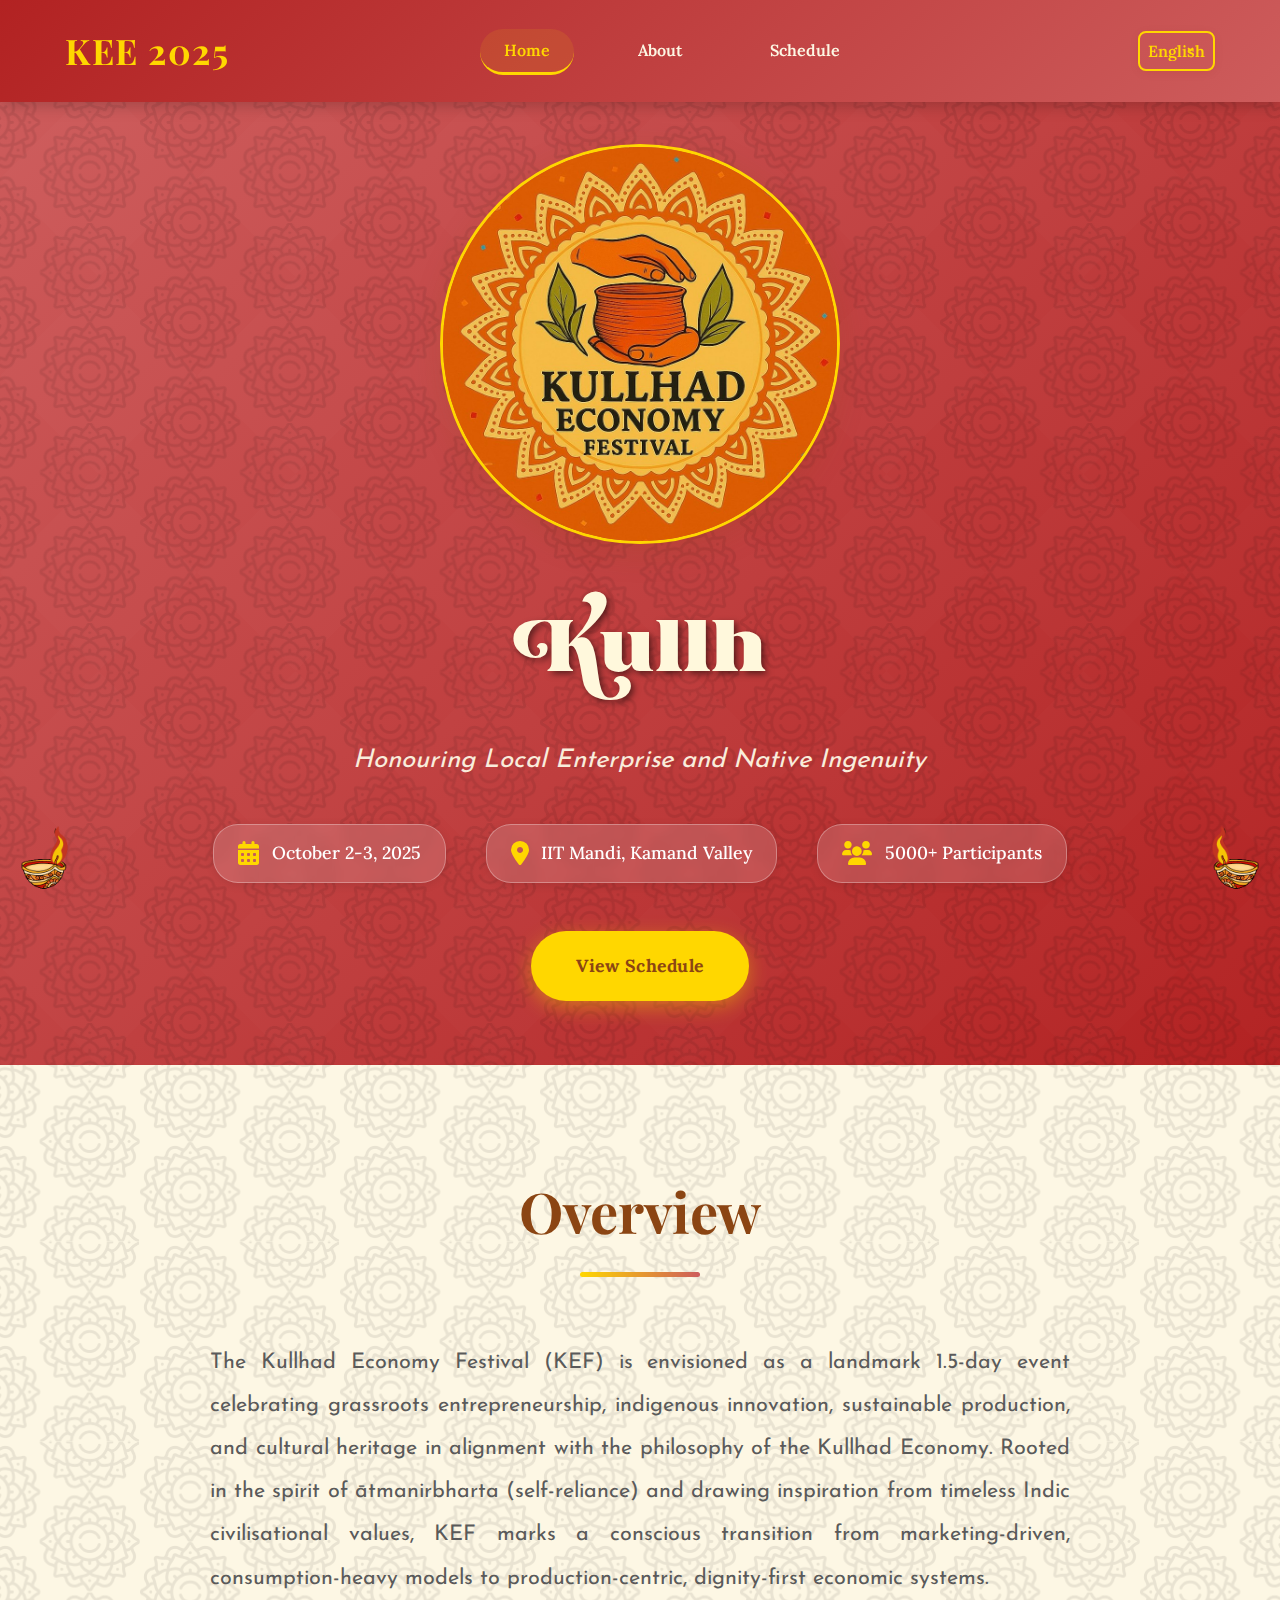
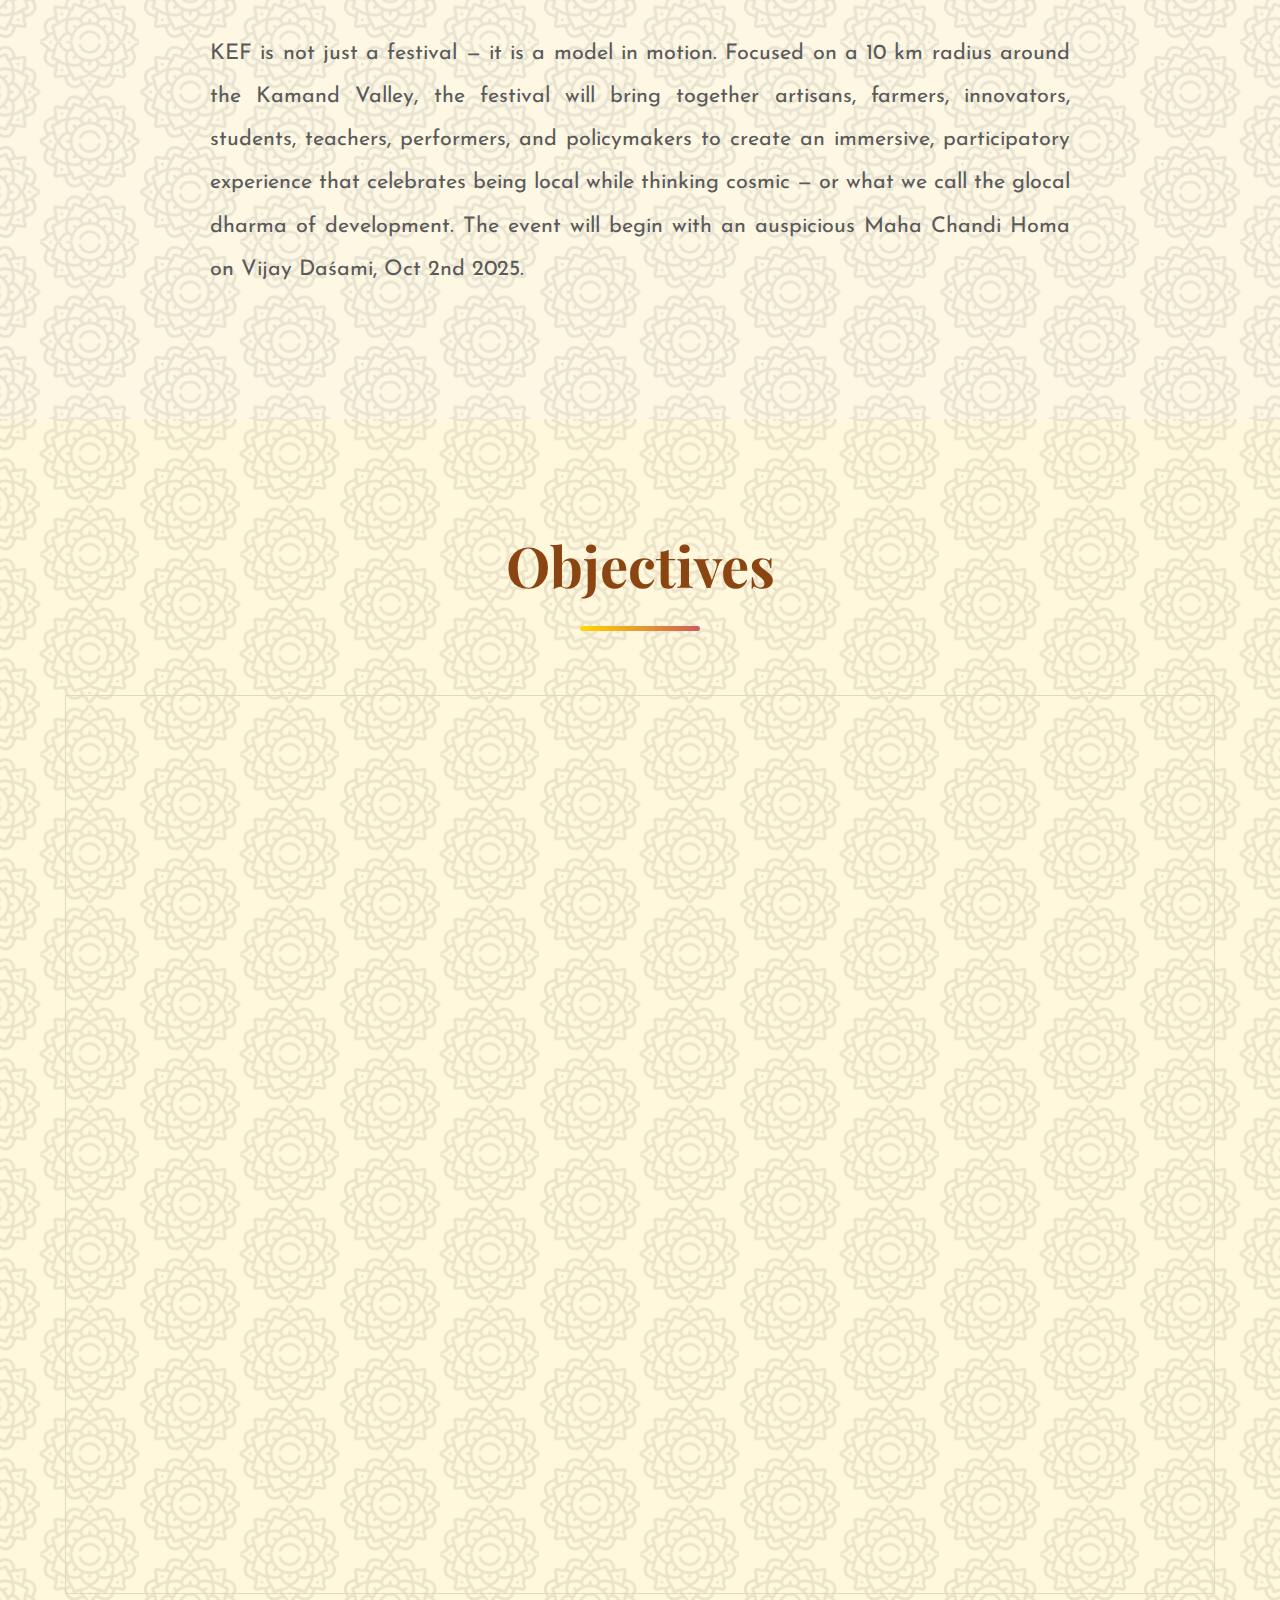
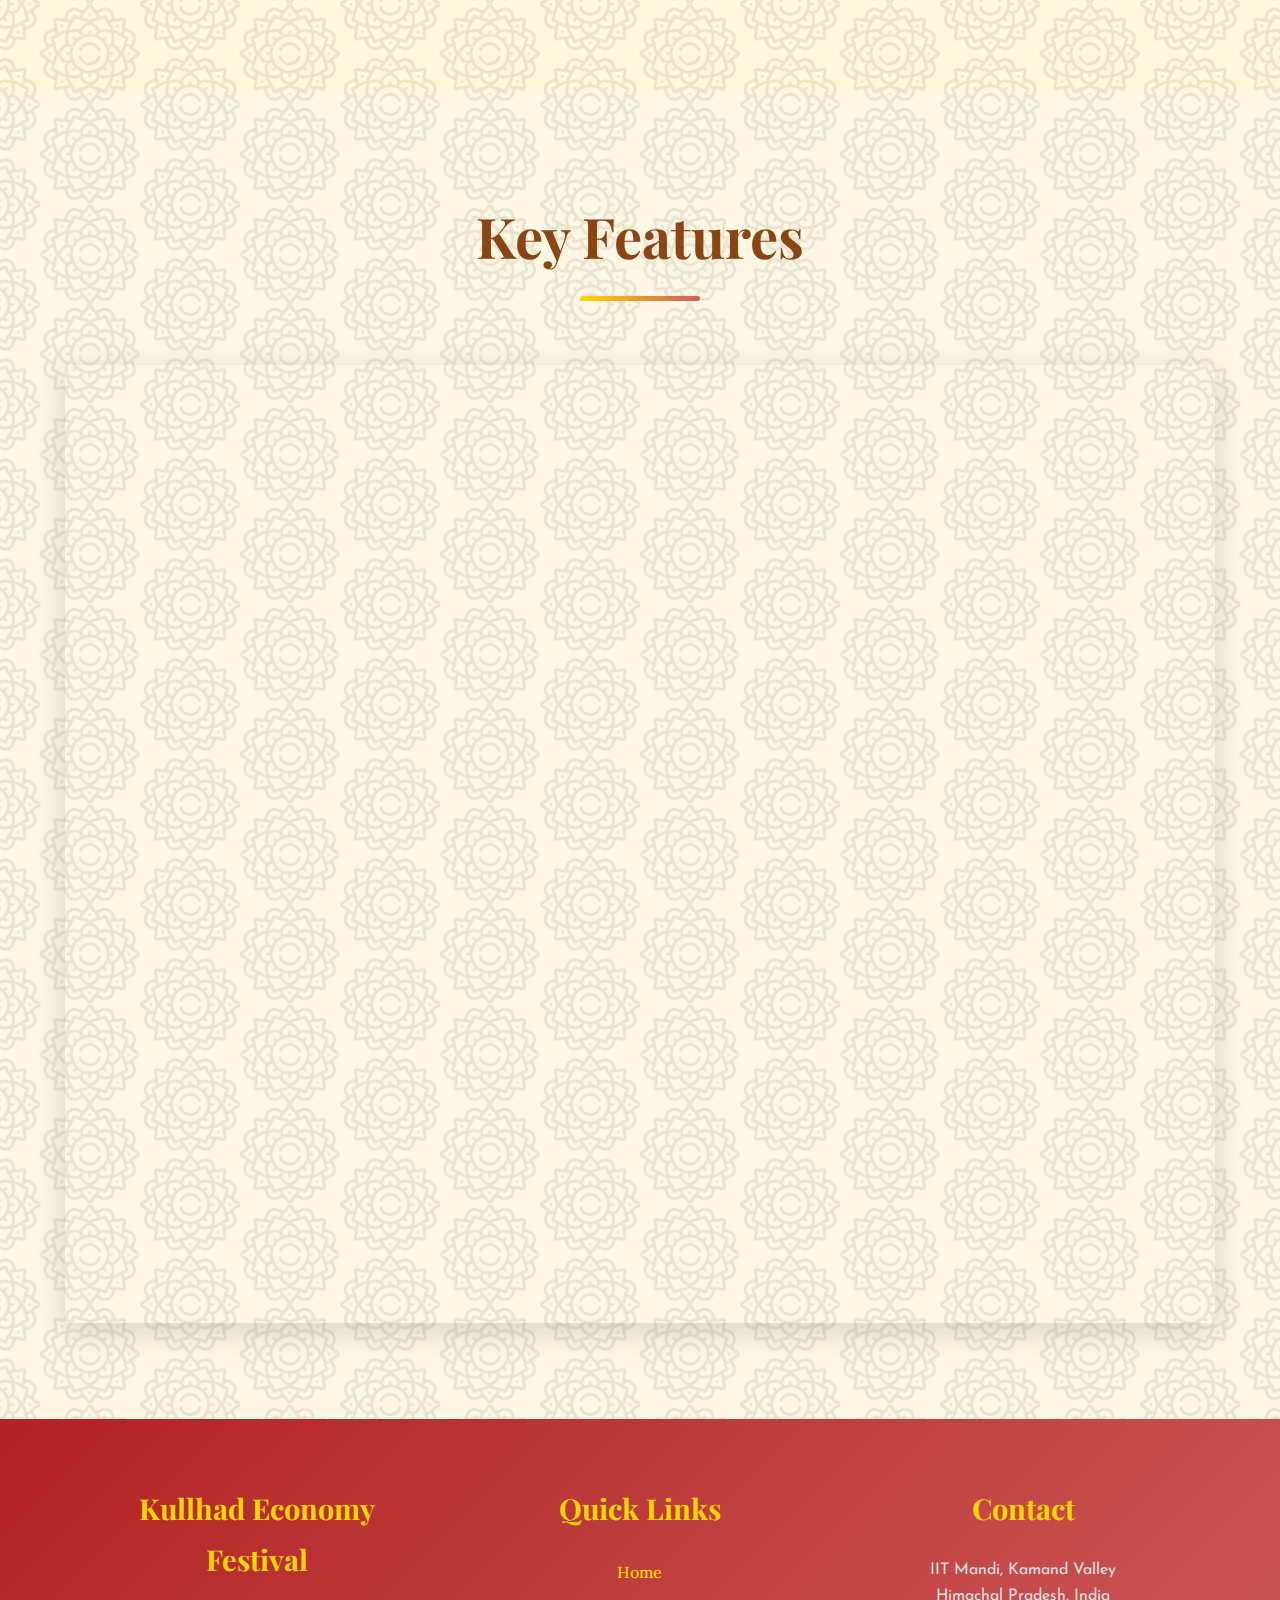
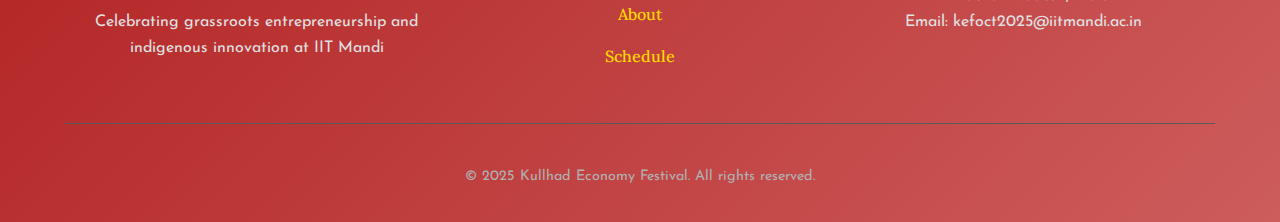
<file: index.html>
<!DOCTYPE html>
<html lang="en">
<head>
    <meta charset="UTF-8">
    <meta name="viewport" content="width=device-width, initial-scale=1.0">
    <title>Kullhad Economy Festival (KEF) - IIT Mandi</title>
    <link rel="stylesheet" href="style3.css">
    <link href="https://fonts.googleapis.com/css2?family=Lora:ital,wght@0,400..700;1,400..700&family=Playfair+Display:ital,wght@0,400..900;1,400..900&display=swap" rel="stylesheet">
    <link rel="stylesheet" href="https://cdnjs.cloudflare.com/ajax/libs/font-awesome/6.0.0/css/all.min.css">
</head>
<body>
    <!-- Navigation -->
    <nav class="navbar">
        <div class="nav-container">
            <div class="nav-logo">
                <h2>KEE 2025</h2>
            </div>      
            <ul class="nav-menu">
                <li class="nav-item">
                    <a href="index.html" class="nav-link active">Home</a>
                </li>
                <li class="nav-item">
                    <a href="about.html" class="nav-link">About</a>
                </li>
                <li class="nav-item">
                    <a href="schedule.html" class="nav-link">Schedule</a>
                </li>
            </ul>
            <select id="lang-switch" style="margin-left: 1.5rem; padding: 0.5rem; border-radius: 8px; font-size: 1rem;">
                <option value="en" selected>English</option>
                <option value="hi">हिन्दी</option>
            </select>
            <div class="hamburger">
                <span class="bar"></span>
                <span class="bar"></span>
                <span class="bar"></span>
            </div>
        </div>
    </nav>

    <!-- Hero Section -->
    <section class="hero">
        <div class="hero-content">
            <div class="logo-alternator" style="position: relative; width: 400px; height: 400px; margin: 0 auto 2.5rem auto;">
                <img src="images/logo.jpg" alt="KEF Logo Large" class="homepage-logo logo-fade logo-active" style="position: absolute; left: 0; top: 0; width: 400px; height: 400px; border-radius: 50%; object-fit: cover; transition: opacity 1s; opacity: 1; z-index: 2;">
                <img src="images/logo2.jpg" alt="KEF Logo 2" class="homepage-logo logo-fade" style="position: absolute; left: 0; top: 0; width: 400px; height: 400px; border-radius: 50%; object-fit: cover; transition: opacity 1s; opacity: 0; z-index: 1;">
            </div>
            <h1 class="hero-title">Kullhad Economy Festival</h1>
            <p class="hero-subtitle">Honouring Local Enterprise and Native Ingenuity</p>
            <div class="hero-details">
                <div class="hero-detail">
                    <i class="fas fa-calendar-alt"></i>
                    <span>October 2-3, 2025</span>
                </div>
                <div class="hero-detail">
                    <i class="fas fa-map-marker-alt"></i>
                    <span>IIT Mandi, Kamand Valley</span>
                </div>
                <div class="hero-detail">
                    <i class="fas fa-users"></i>
                    <span>5000+ Participants</span>
                </div>
            </div>
            <a href="schedule.html" class="cta-button">View Schedule</a>
        </div>
        <div class="hero-image">
            <div class="hero-bg"></div>
        </div>
    </section>

    <!-- Overview Section -->
    <section class="overview">
        <div class="container">
            <h2 class="section-title">Overview</h2>
            <div class="overview-content">
                <p class="overview-text">
                    The Kullhad Economy Festival (KEF) is envisioned as a landmark 1.5-day event celebrating 
                    grassroots entrepreneurship, indigenous innovation, sustainable production, and cultural 
                    heritage in alignment with the philosophy of the Kullhad Economy. Rooted in the spirit of 
                    ātmanirbharta (self-reliance) and drawing inspiration from timeless Indic civilisational 
                    values, KEF marks a conscious transition from marketing-driven, consumption-heavy models 
                    to production-centric, dignity-first economic systems.
                </p>
                <p class="overview-text">
                    KEF is not just a festival — it is a model in motion. Focused on a 10 km radius around 
                    the Kamand Valley, the festival will bring together artisans, farmers, innovators, 
                    students, teachers, performers, and policymakers to create an immersive, participatory 
                    experience that celebrates being local while thinking cosmic — or what we call the glocal 
                    dharma of development. The event will begin with an auspicious Maha Chandi Homa on 
                    Vijay Daśami, Oct 2nd 2025.
                </p>
            </div>
        </div>
    </section>

    <!-- Objectives Section -->
    <section class="objectives">
        <div class="container">
            <h2 class="section-title">Objectives</h2>
            <div class="objectives-grid">
                <div class="objective-card">
                    <div class="objective-icon">
                        <i class="fas fa-lightbulb"></i>
                    </div>
                    <h3>Promote Core Philosophy</h3>
                    <p>To promote the core philosophy and practice of the Kullhad Economy</p>
                </div>
                <div class="objective-card">
                    <div class="objective-icon">
                        <i class="fas fa-handshake"></i>
                    </div>
                    <h3>Community Platform</h3>
                    <p>To provide a platform for community entrepreneurship, rural innovation, and ecological consciousness</p>
                </div>
                <div class="objective-card">
                    <div class="objective-icon">
                        <i class="fas fa-palette"></i>
                    </div>
                    <h3>Showcase Regional Work</h3>
                    <p>To showcase the work of regional artisans, farmers, SHGs, and traditional craftspersons</p>
                </div>
                <div class="objective-card">
                    <div class="objective-icon">
                        <i class="fas fa-graduation-cap"></i>
                    </div>
                    <h3>Inspire Students</h3>
                    <p>To inspire students and researchers to reconnect technology with tradition and production with purpose</p>
                </div>
                <div class="objective-card">
                    <div class="objective-icon">
                        <i class="fas fa-microphone"></i>
                    </div>
                    <h3>Amplify Voices</h3>
                    <p>To amplify the voices of rural change-makers and foster place-based impact models</p>
                </div>
            </div>
        </div>
    </section>

    <!-- Key Features Section -->
    <section class="features">
        <div class="container">
            <h2 class="section-title">Key Features</h2>
            <div class="features-grid">
                <div class="feature-card">
                    <div class="feature-number">01</div>
                    <h3>Marketplace Stalls</h3>
                    <p>50+ curated stalls featuring artisans, craftspeople, farmers, local food producers, innovators from the informal sector, and women-led SHGs. Focus on handmade, biodegradable, sustainable, and rooted products.</p>
                </div>
                <div class="feature-card">
                    <div class="feature-number">02</div>
                    <h3>Cultural Performances</h3>
                    <p>5 folk performances by Himachali and North Indian cultural groups, plus 2 classical-fusion performances by Prof. Gautam Desiraju and ensemble.</p>
                </div>
                <div class="feature-card">
                    <div class="feature-number">03</div>
                    <h3>KFN Talks</h3>
                    <p>"Āpki Kahānī, Āpki Zubānī" - 3 TED-style local talks by community entrepreneurs, artists, and cultural knowledge holders. Theme: "Real Stories, Real Voices" from the Kamand valley.</p>
                </div>
                <div class="feature-card">
                    <div class="feature-number">04</div>
                    <h3>Community Participation</h3>
                    <p>Over 5,000 local participants expected, including school students, youth groups, and villagers. Active involvement from MP Ms. Kangana Ranaut, Panchayats, SHGs, and community leaders.</p>
                </div>
                <div class="feature-card">
                    <div class="feature-number">05</div>
                    <h3>Dignitaries & Special Guests</h3>
                    <p>Chief Guest to be finalized, with special invitees including national contributors to sustainability, ecology, rural innovation, and traditional knowledge.</p>
                </div>
            </div>
        </div>
    </section>

    <!-- Footer -->
    <footer class="footer">
        <div class="container">
            <div class="footer-content">
                <div class="footer-section">
                    <h3>Kullhad Economy Festival</h3>
                    <p>Celebrating grassroots entrepreneurship and indigenous innovation at IIT Mandi</p>
                </div>
                <div class="footer-section">
                    <h4>Quick Links</h4>
                    <ul>
                        <li><a href="index.html">Home</a></li>
                        <li><a href="about.html">About</a></li>
                        <li><a href="schedule.html">Schedule</a></li>
                    </ul>
                </div>
                <div class="footer-section">
                    <h4>Contact</h4>
                    <p>IIT Mandi, Kamand Valley<br>Himachal Pradesh, India<br>Email: kefoct2025@iitmandi.ac.in</p>
                </div>
            </div>
            <div class="footer-bottom">
                <p>&copy; 2025 Kullhad Economy Festival. All rights reserved.</p>
            </div>
        </div>
    </footer>

    <!-- Diya Decorations -->
    <img src="images/diya.gif" alt="Diya Left" style="position: fixed; left: 0; bottom: 0; width: 80px; height: 80px; z-index: 1001; pointer-events: none;">
    <img src="images/diya1.gif" alt="Diya Right" style="position: fixed; right: 0; bottom: 0; width: 80px; height: 80px; z-index: 1001; pointer-events: none;">

    <script src="script.js"></script>
    <script>
    document.addEventListener('DOMContentLoaded', function() {
        const logos = document.querySelectorAll('.logo-alternator .logo-fade');
        let current = 0;
        setInterval(() => {
            logos[current].style.opacity = 0;
            logos[current].classList.remove('logo-active');
            current = (current + 1) % logos.length;
            logos[current].style.opacity = 1;
            logos[current].classList.add('logo-active');
        }, 4000); // 3s still + 1s fade
    });
    document.getElementById('lang-switch').addEventListener('change', function(e) {
        if (e.target.value === 'hi') {
            window.location.href = 'index-hi.html';
        } else {
            window.location.href = 'index.html';
        }
    });
    </script>
</body>
</html>
</file>
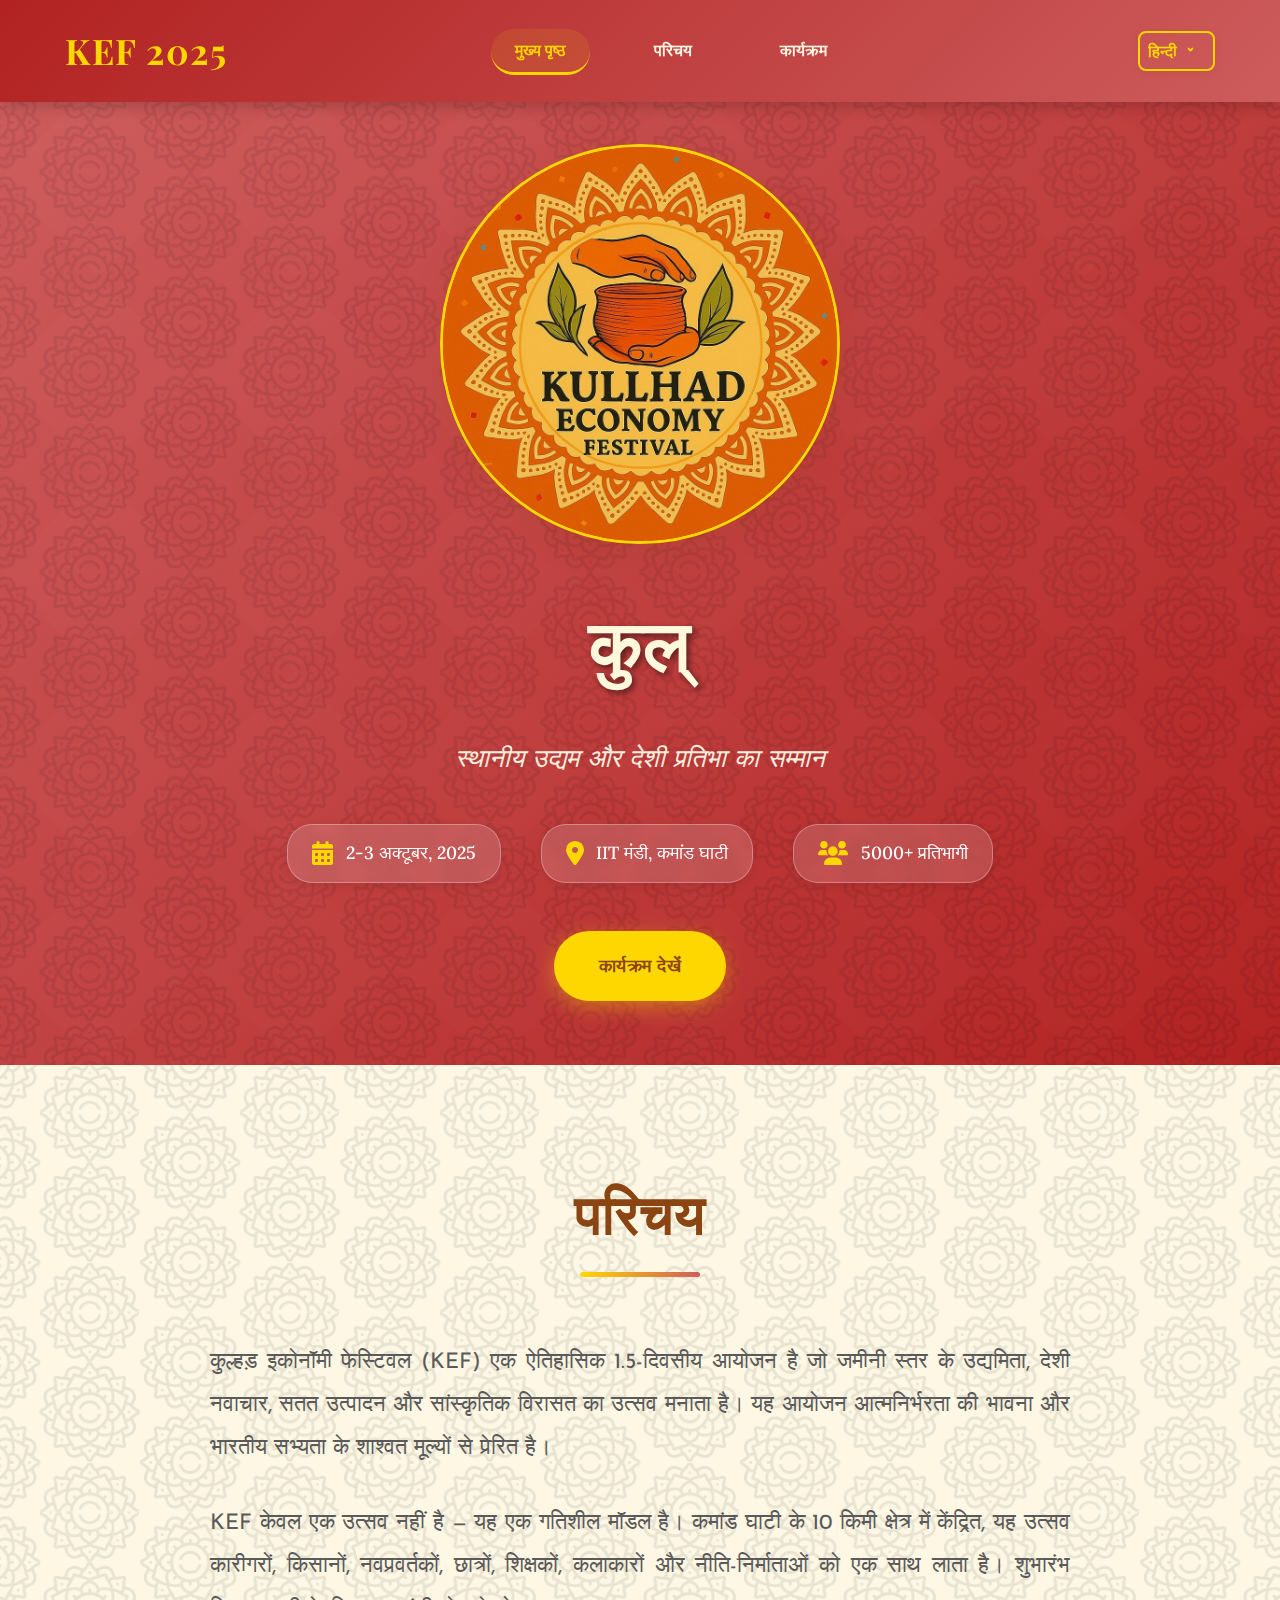
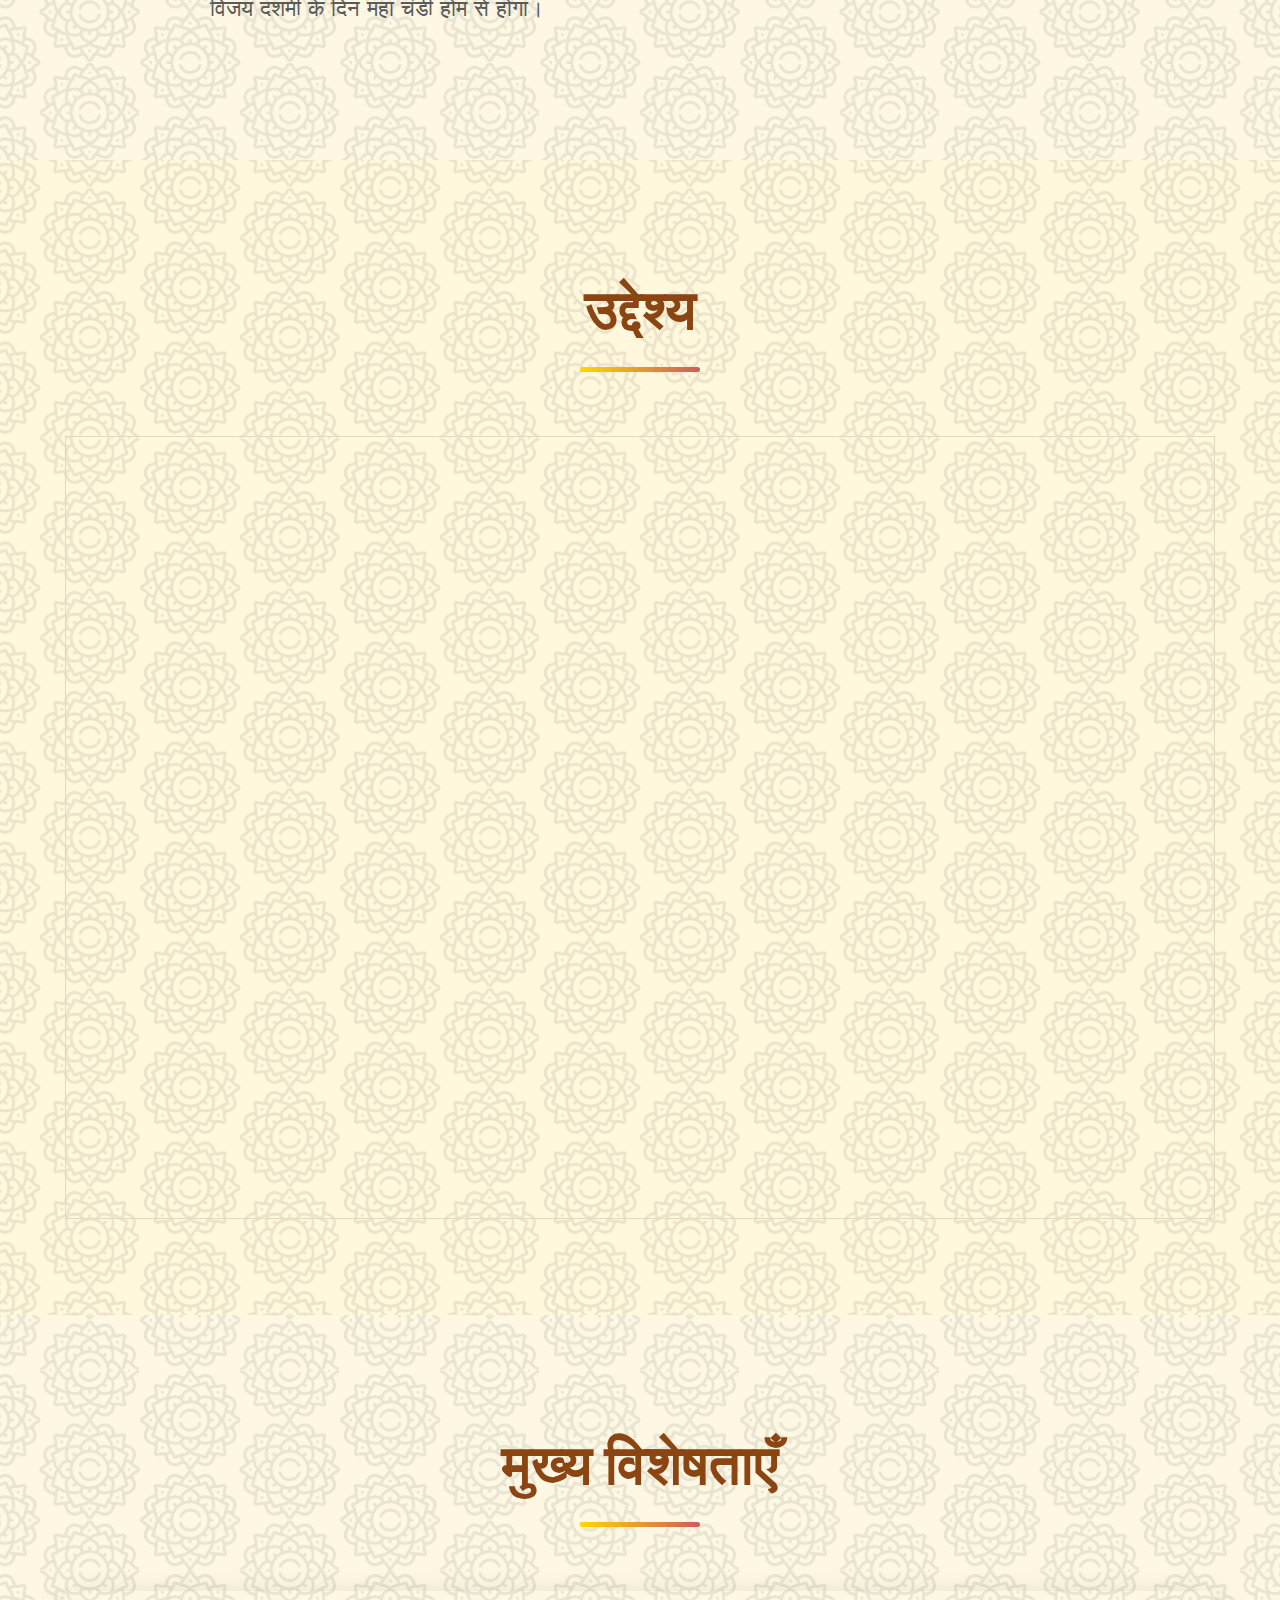
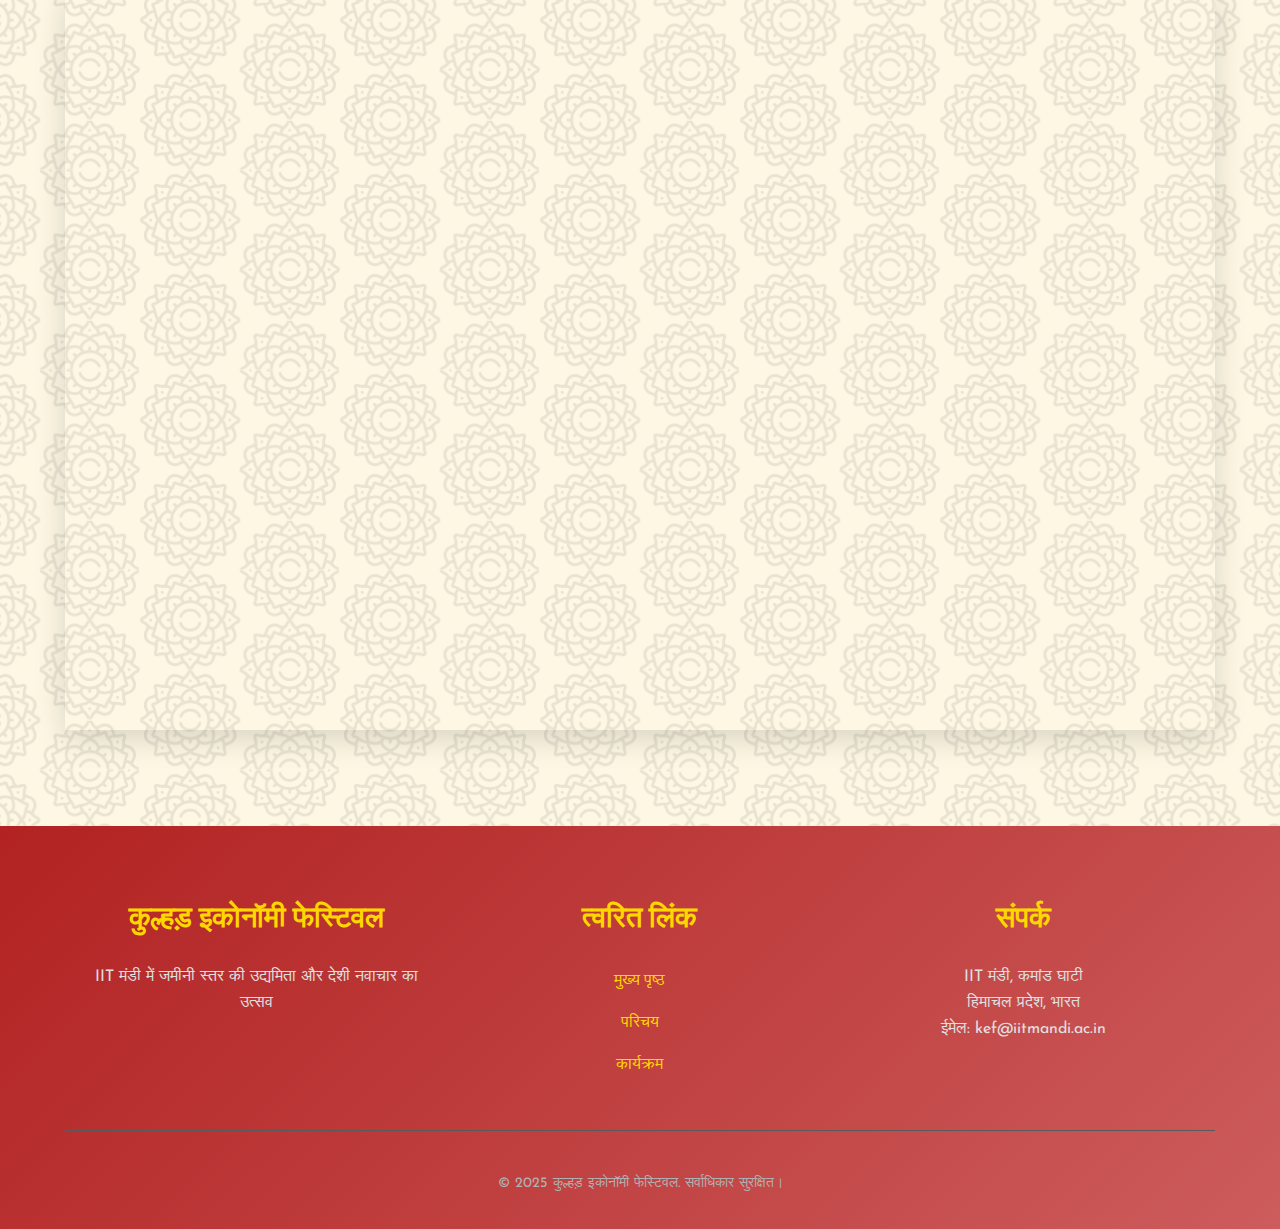
<file: index-hi.html>
<!DOCTYPE html>
<html lang="hi">
<head>
    <meta charset="UTF-8">
    <meta name="viewport" content="width=device-width, initial-scale=1.0">
    <title>कुल्हड़ इकोनॉमी फेस्टिवल (KEF) - IIT मंडी</title>
    <link rel="stylesheet" href="style3.css">
    <link href="https://fonts.googleapis.com/css2?family=Lora:ital,wght@0,400..700;1,400..700&family=Playfair+Display:ital,wght@0,400..900;1,400..900&display=swap" rel="stylesheet">
    <link rel="stylesheet" href="https://cdnjs.cloudflare.com/ajax/libs/font-awesome/6.0.0/css/all.min.css">
</head>
<body>
    <!-- Navigation -->
    <nav class="navbar">
        <div class="nav-container">
            <div class="nav-logo">
                <!-- होम पेज पर लोगो हटाया गया -->
                <h2>KEF 2025</h2>
            </div>      
            <ul class="nav-menu">
                <li class="nav-item">
                    <a href="index-hi.html" class="nav-link active">मुख्य पृष्ठ</a>
                </li>
                <li class="nav-item">
                    <a href="about-hi.html" class="nav-link">परिचय</a>
                </li>
                <li class="nav-item">
                    <a href="schedule-hi.html" class="nav-link">कार्यक्रम</a>
                </li>
            </ul>
            <select id="lang-switch" style="margin-left: 1.5rem; padding: 0.5rem; border-radius: 8px; font-size: 1rem;">
                <option value="en">English</option>
                <option value="hi" selected>हिन्दी</option>
            </select>
            <div class="hamburger">
                <span class="bar"></span>
                <span class="bar"></span>
                <span class="bar"></span>
            </div>
        </div>
    </nav>

    <!-- Hero Section -->
    <section class="hero">
        <div class="hero-content">
            <div class="logo-alternator" style="position: relative; width: 400px; height: 400px; margin: 0 auto 2.5rem auto;">
                <img src="images/logo.jpg" alt="KEF Logo Large" class="homepage-logo logo-fade logo-active" style="position: absolute; left: 0; top: 0; width: 400px; height: 400px; border-radius: 50%; object-fit: cover; transition: opacity 1s; opacity: 1; z-index: 2;">
                <img src="images/logo2.jpg" alt="KEF Logo 2" class="homepage-logo logo-fade" style="position: absolute; left: 0; top: 0; width: 400px; height: 400px; border-radius: 50%; object-fit: cover; transition: opacity 1s; opacity: 0; z-index: 1;">
            </div>
            <h1 class="hero-title">कुल्हड़ इकोनॉमी फेस्टिवल</h1>
            <p class="hero-subtitle">स्थानीय उद्यम और देशी प्रतिभा का सम्मान</p>
            <div class="hero-details">
                <div class="hero-detail">
                    <i class="fas fa-calendar-alt"></i>
                    <span>2-3 अक्टूबर, 2025</span>
                </div>
                <div class="hero-detail">
                    <i class="fas fa-map-marker-alt"></i>
                    <span>IIT मंडी, कमांड घाटी</span>
                </div>
                <div class="hero-detail">
                    <i class="fas fa-users"></i>
                    <span>5000+ प्रतिभागी</span>
                </div>
            </div>
            <a href="schedule-hi.html" class="cta-button">कार्यक्रम देखें</a>
        </div>
        <div class="hero-image">
            <div class="hero-bg"></div>
        </div>
    </section>

    <!-- Overview Section -->
    <section class="overview">
        <div class="container">
            <h2 class="section-title">परिचय</h2>
            <div class="overview-content">
                <p class="overview-text">
                    कुल्हड़ इकोनॉमी फेस्टिवल (KEF) एक ऐतिहासिक 1.5-दिवसीय आयोजन है जो जमीनी स्तर के उद्यमिता, देशी नवाचार, सतत उत्पादन और सांस्कृतिक विरासत का उत्सव मनाता है। यह आयोजन आत्मनिर्भरता की भावना और भारतीय सभ्यता के शाश्वत मूल्यों से प्रेरित है।
                </p>
                <p class="overview-text">
                    KEF केवल एक उत्सव नहीं है — यह एक गतिशील मॉडल है। कमांड घाटी के 10 किमी क्षेत्र में केंद्रित, यह उत्सव कारीगरों, किसानों, नवप्रवर्तकों, छात्रों, शिक्षकों, कलाकारों और नीति-निर्माताओं को एक साथ लाता है। शुभारंभ विजय दशमी के दिन महा चंडी होम से होगा।
                </p>
            </div>
        </div>
    </section>

    <!-- Objectives Section -->
    <section class="objectives">
        <div class="container">
            <h2 class="section-title">उद्देश्य</h2>
            <div class="objectives-grid">
                <div class="objective-card">
                    <div class="objective-icon">
                        <i class="fas fa-lightbulb"></i>
                    </div>
                    <h3>मूल दर्शन को बढ़ावा देना</h3>
                    <p>कुल्हड़ इकोनॉमी के मूल दर्शन और अभ्यास को बढ़ावा देना</p>
                </div>
                <div class="objective-card">
                    <div class="objective-icon">
                        <i class="fas fa-handshake"></i>
                    </div>
                    <h3>समुदाय मंच</h3>
                    <p>समुदाय उद्यमिता, ग्रामीण नवाचार और पारिस्थितिक चेतना के लिए मंच प्रदान करना</p>
                </div>
                <div class="objective-card">
                    <div class="objective-icon">
                        <i class="fas fa-palette"></i>
                    </div>
                    <h3>क्षेत्रीय कार्य का प्रदर्शन</h3>
                    <p>क्षेत्रीय कारीगरों, किसानों, SHGs और पारंपरिक शिल्पकारों के कार्य का प्रदर्शन</p>
                </div>
                <div class="objective-card">
                    <div class="objective-icon">
                        <i class="fas fa-graduation-cap"></i>
                    </div>
                    <h3>छात्रों को प्रेरित करना</h3>
                    <p>छात्रों और शोधकर्ताओं को तकनीक को परंपरा से जोड़ने और उत्पादन को उद्देश्य से जोड़ने के लिए प्रेरित करना</p>
                </div>
                <div class="objective-card">
                    <div class="objective-icon">
                        <i class="fas fa-microphone"></i>
                    </div>
                    <h3>आवाजों को बढ़ाना</h3>
                    <p>ग्रामीण परिवर्तनकर्ताओं की आवाज़ को बढ़ाना और स्थान-आधारित प्रभाव मॉडल को बढ़ावा देना</p>
                </div>
            </div>
        </div>
    </section>

    <!-- Key Features Section -->
    <section class="features">
        <div class="container">
            <h2 class="section-title">मुख्य विशेषताएँ</h2>
            <div class="features-grid">
                <div class="feature-card">
                    <div class="feature-number">01</div>
                    <h3>मार्केटप्लेस स्टॉल</h3>
                    <p>50+ स्टॉल जिसमें कारीगर, किसान, शिल्पकार, स्थानीय खाद्य उत्पादक, नवप्रवर्तक और महिला SHGs शामिल हैं। फोकस: हस्तनिर्मित, बायोडिग्रेडेबल, सतत और स्थानीय उत्पाद।</p>
                </div>
                <div class="feature-card">
                    <div class="feature-number">02</div>
                    <h3>सांस्कृतिक प्रस्तुतियाँ</h3>
                    <p>5 लोक प्रस्तुतियाँ हिमाचली और उत्तर भारतीय सांस्कृतिक समूहों द्वारा, साथ ही 2 शास्त्रीय-फ्यूजन प्रस्तुतियाँ।</p>
                </div>
                <div class="feature-card">
                    <div class="feature-number">03</div>
                    <h3>KFN वार्ता</h3>
                    <p>"आपकी कहानी, आपकी ज़ुबानी" - 3 TED-शैली की स्थानीय वार्ताएँ। विषय: कमांड घाटी की "वास्तविक कहानियाँ, वास्तविक आवाज़ें"।</p>
                </div>
                <div class="feature-card">
                    <div class="feature-number">04</div>
                    <h3>समुदाय भागीदारी</h3>
                    <p>5000+ स्थानीय प्रतिभागी, जिनमें छात्र, युवा समूह, ग्रामीण और सामुदायिक नेता शामिल हैं।</p>
                </div>
                <div class="feature-card">
                    <div class="feature-number">05</div>
                    <h3>विशिष्ट अतिथि</h3>
                    <p>मुख्य अतिथि और विशेष आमंत्रित, जिनमें राष्ट्रीय स्तर के विशेषज्ञ, पारंपरिक ज्ञान और सतत विकास के क्षेत्र के लोग शामिल हैं।</p>
                </div>
            </div>
        </div>
    </section>

    <!-- Footer -->
    <footer class="footer">
        <div class="container">
            <div class="footer-content">
                <div class="footer-section">
                    <h3>कुल्हड़ इकोनॉमी फेस्टिवल</h3>
                    <p>IIT मंडी में जमीनी स्तर की उद्यमिता और देशी नवाचार का उत्सव</p>
                </div>
                <div class="footer-section">
                    <h4>त्वरित लिंक</h4>
                    <ul>
                        <li><a href="index-hi.html">मुख्य पृष्ठ</a></li>
                        <li><a href="about-hi.html">परिचय</a></li>
                        <li><a href="schedule-hi.html">कार्यक्रम</a></li>
                    </ul>
                </div>
                <div class="footer-section">
                    <h4>संपर्क</h4>
                    <p>IIT मंडी, कमांड घाटी<br>हिमाचल प्रदेश, भारत<br>ईमेल: kef@iitmandi.ac.in</p>
                </div>
            </div>
            <div class="footer-bottom">
                <p>&copy; 2025 कुल्हड़ इकोनॉमी फेस्टिवल. सर्वाधिकार सुरक्षित।</p>
            </div>
        </div>
    </footer>

    <script src="script.js"></script>
    <script>
    document.addEventListener('DOMContentLoaded', function() {
        const logos = document.querySelectorAll('.logo-alternator .logo-fade');
        let current = 0;
        setInterval(() => {
            logos[current].style.opacity = 0;
            logos[current].classList.remove('logo-active');
            current = (current + 1) % logos.length;
            logos[current].style.opacity = 1;
            logos[current].classList.add('logo-active');
        }, 4000);
    });
    document.getElementById('lang-switch').addEventListener('change', function(e) {
        if (e.target.value === 'en') {
            window.location.href = 'index.html';
        } else {
            window.location.href = 'index-hi.html';
        }
    });
    </script>
</body>
</html>
</file>
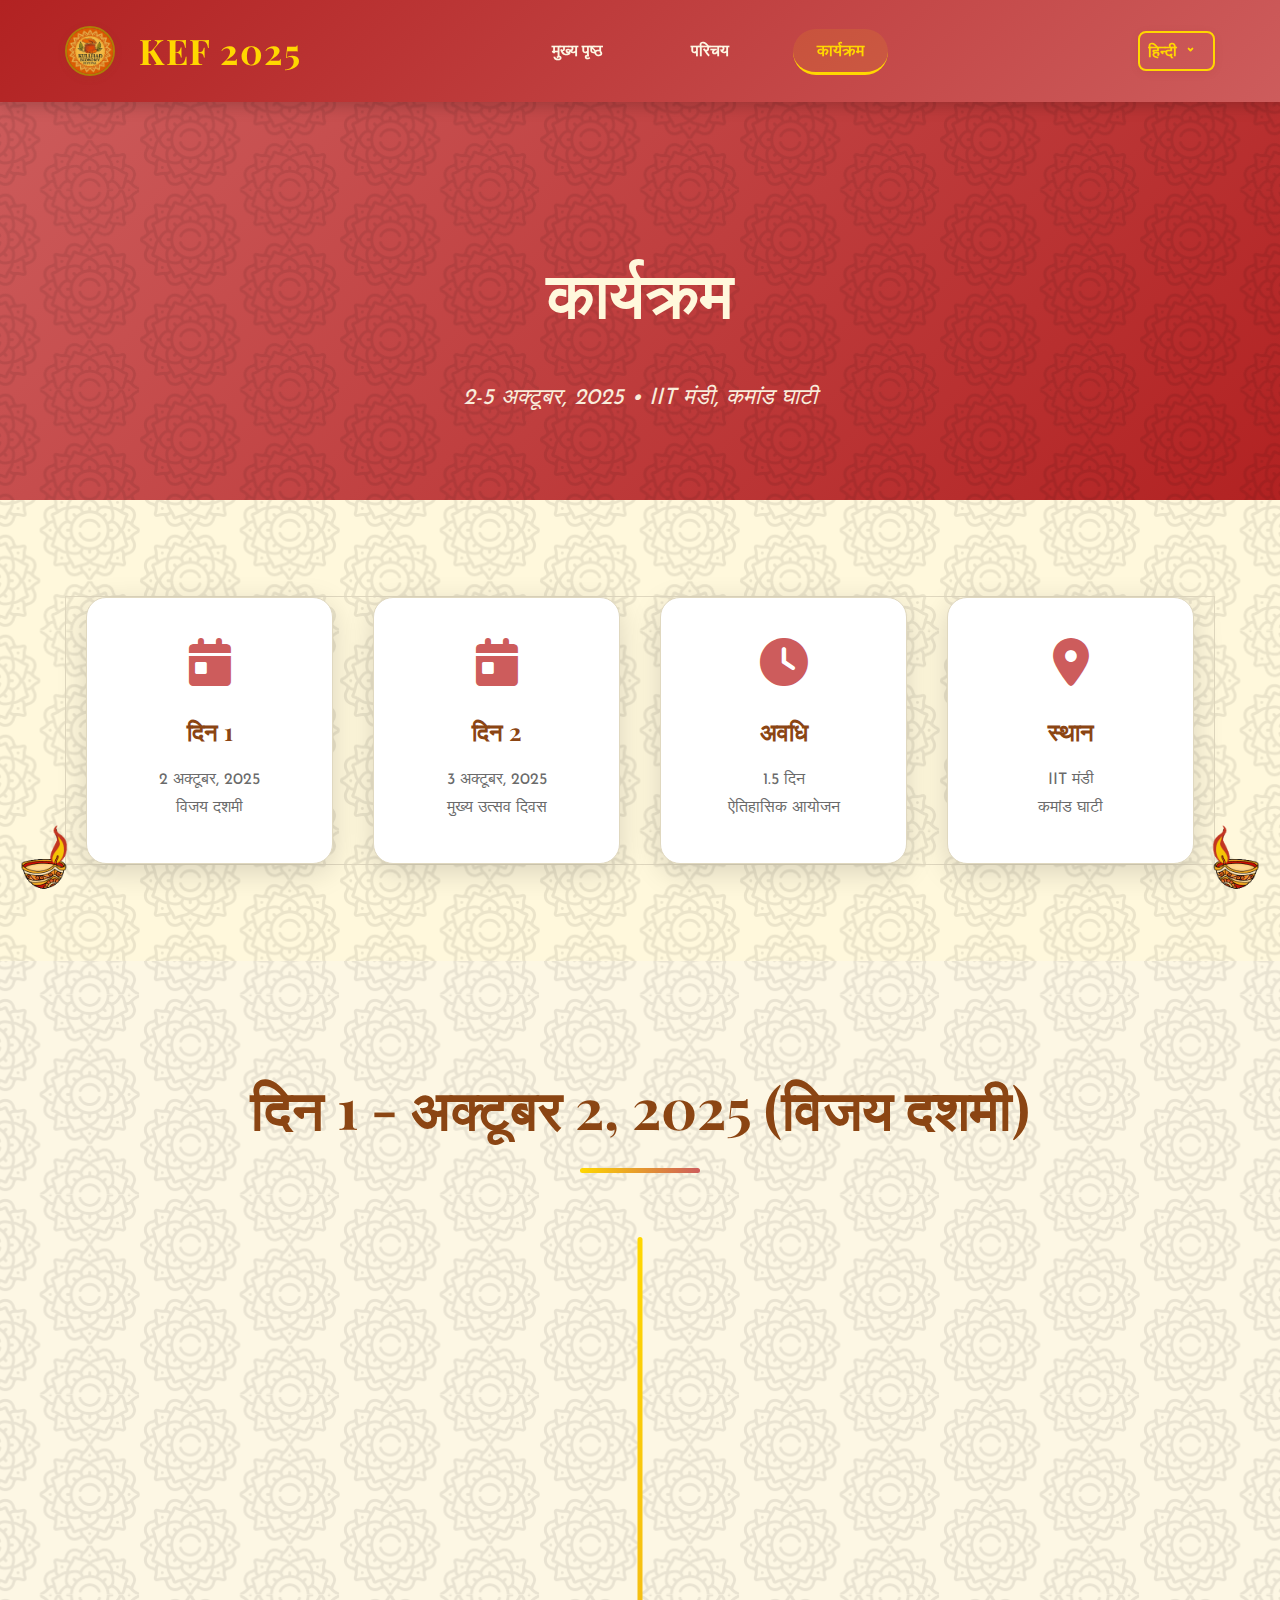
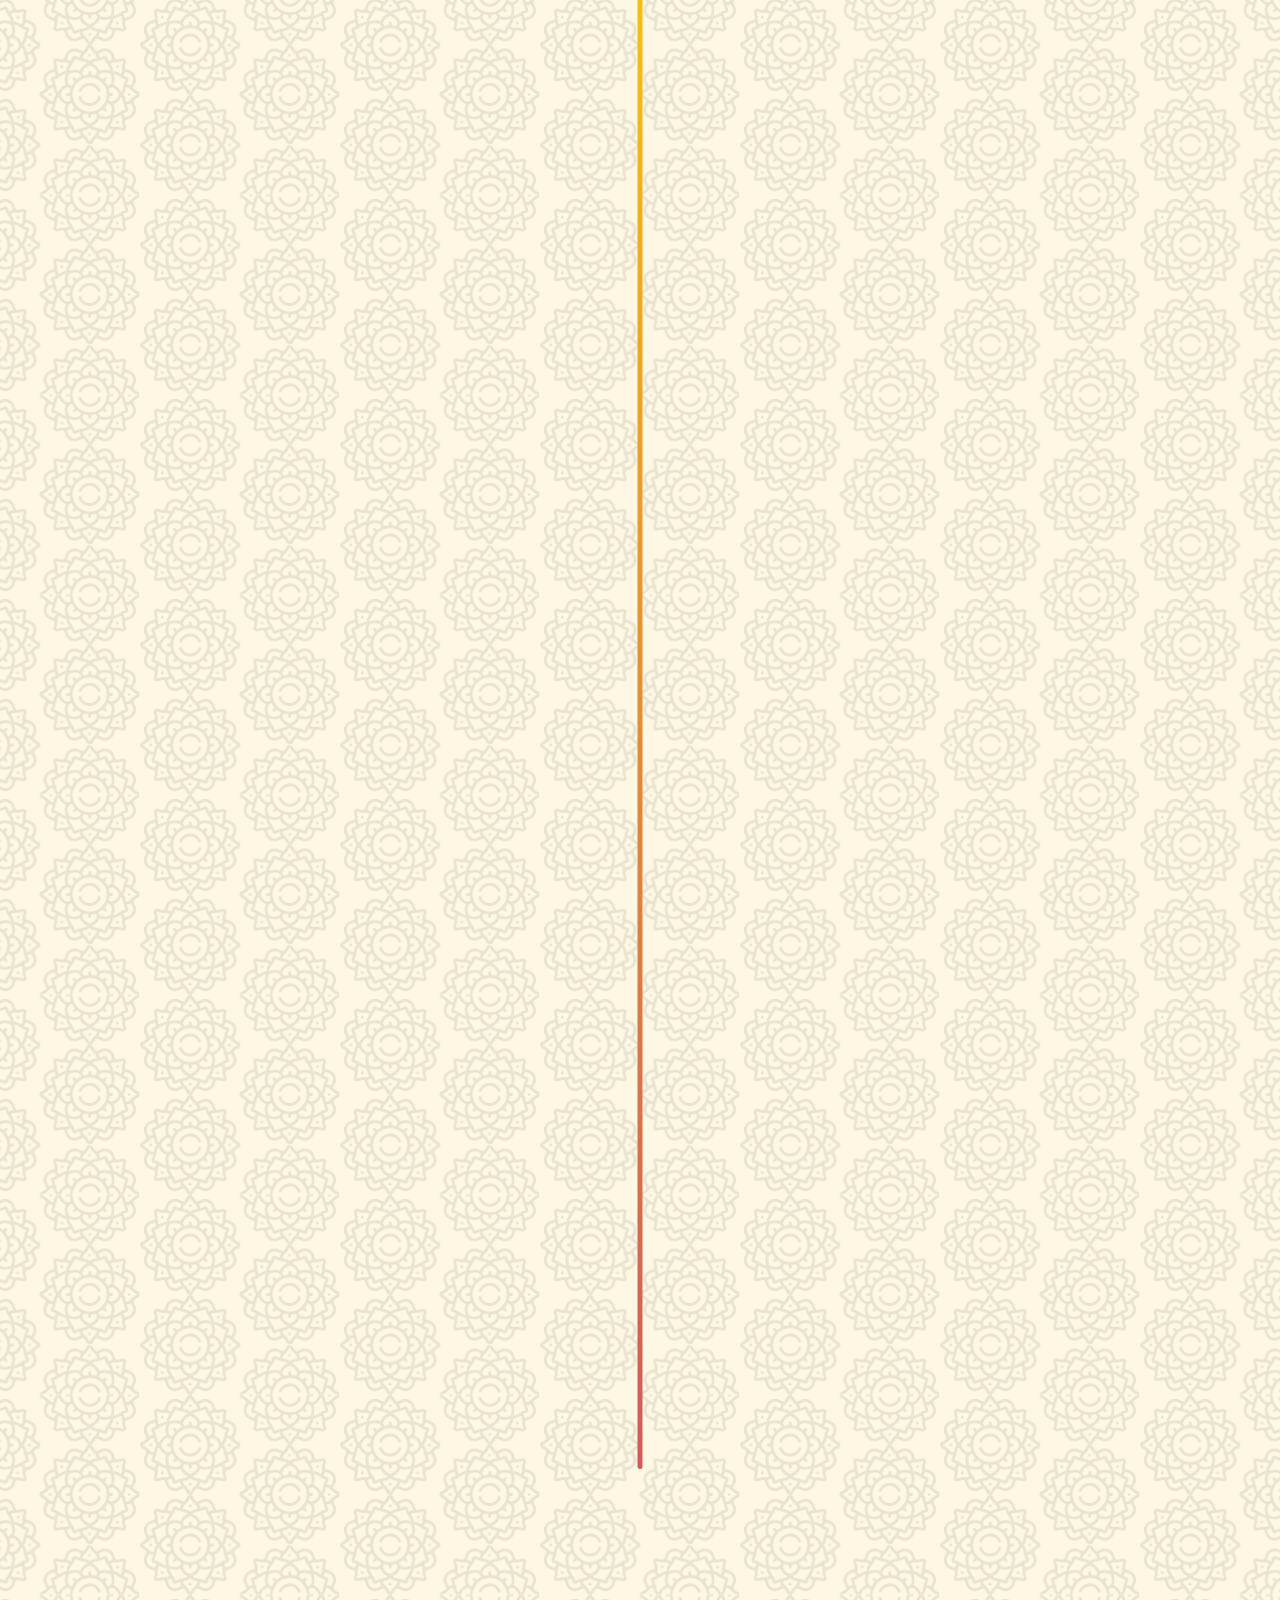
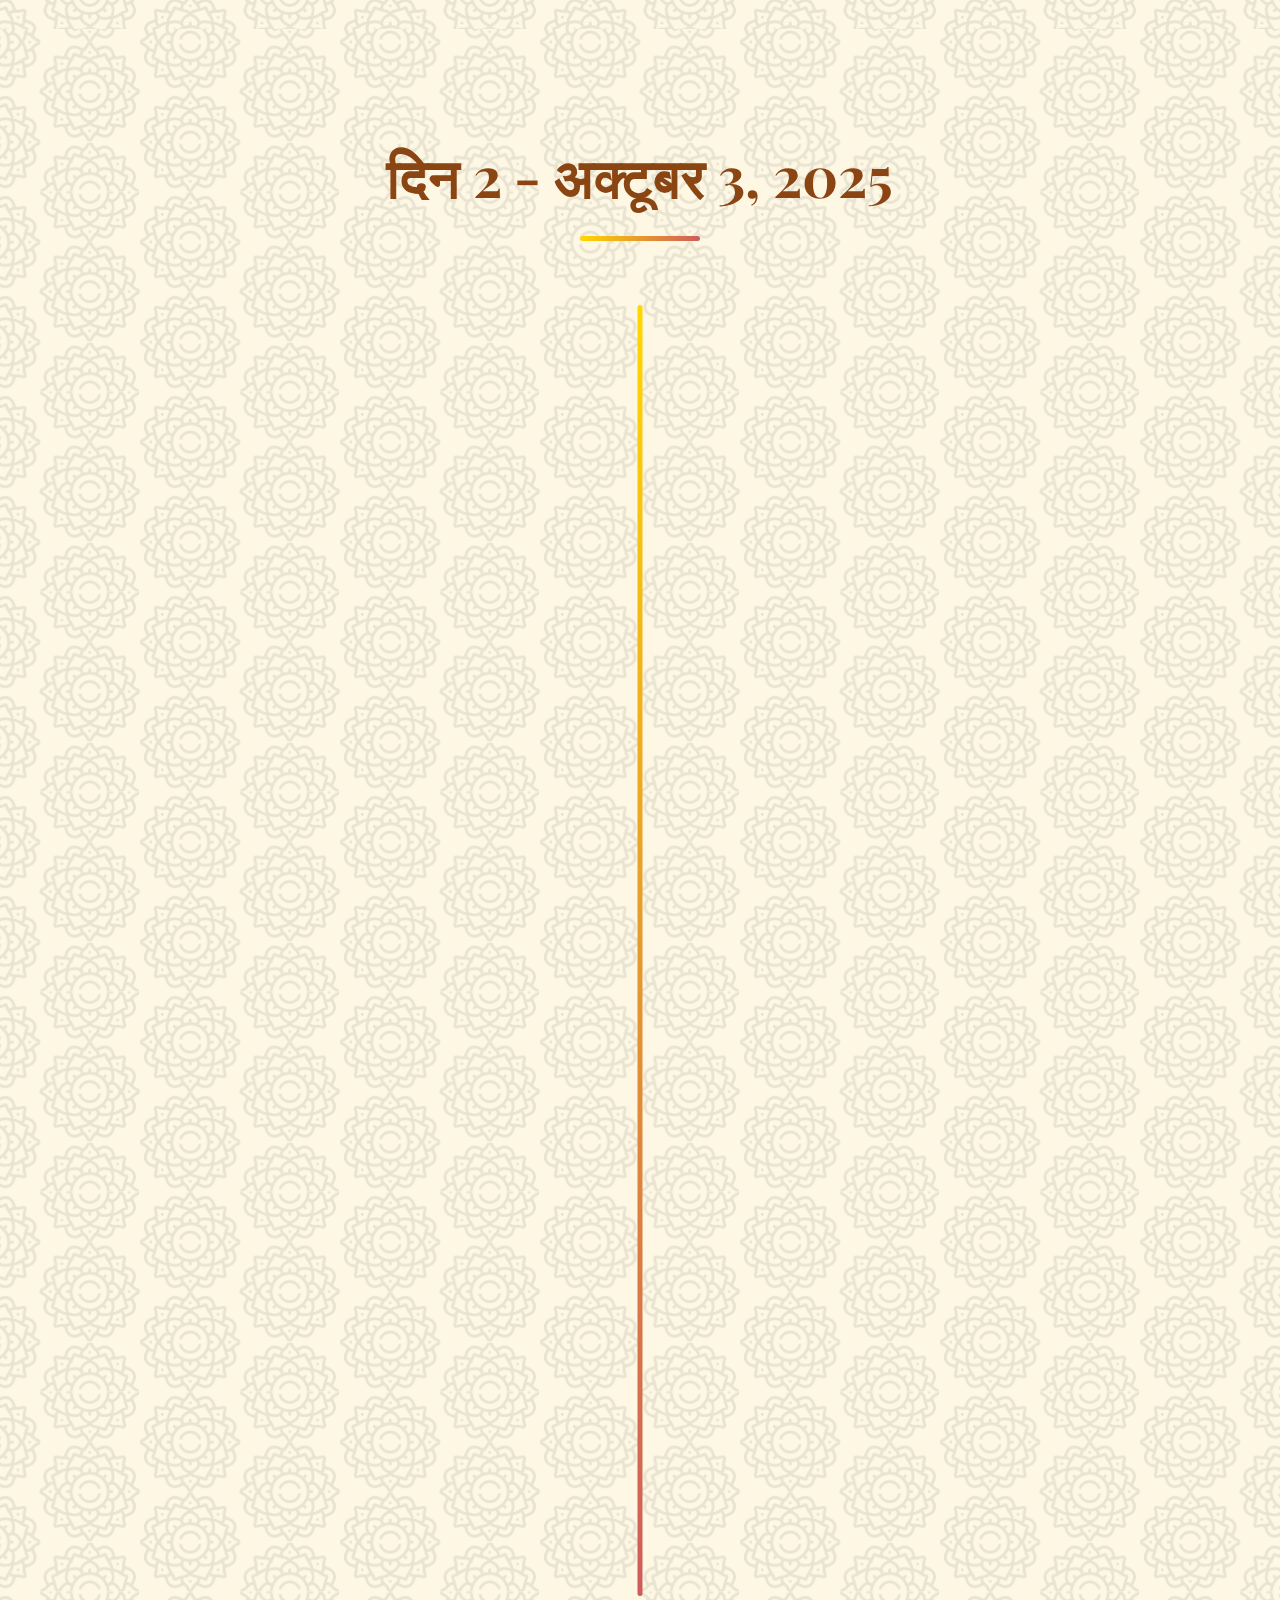
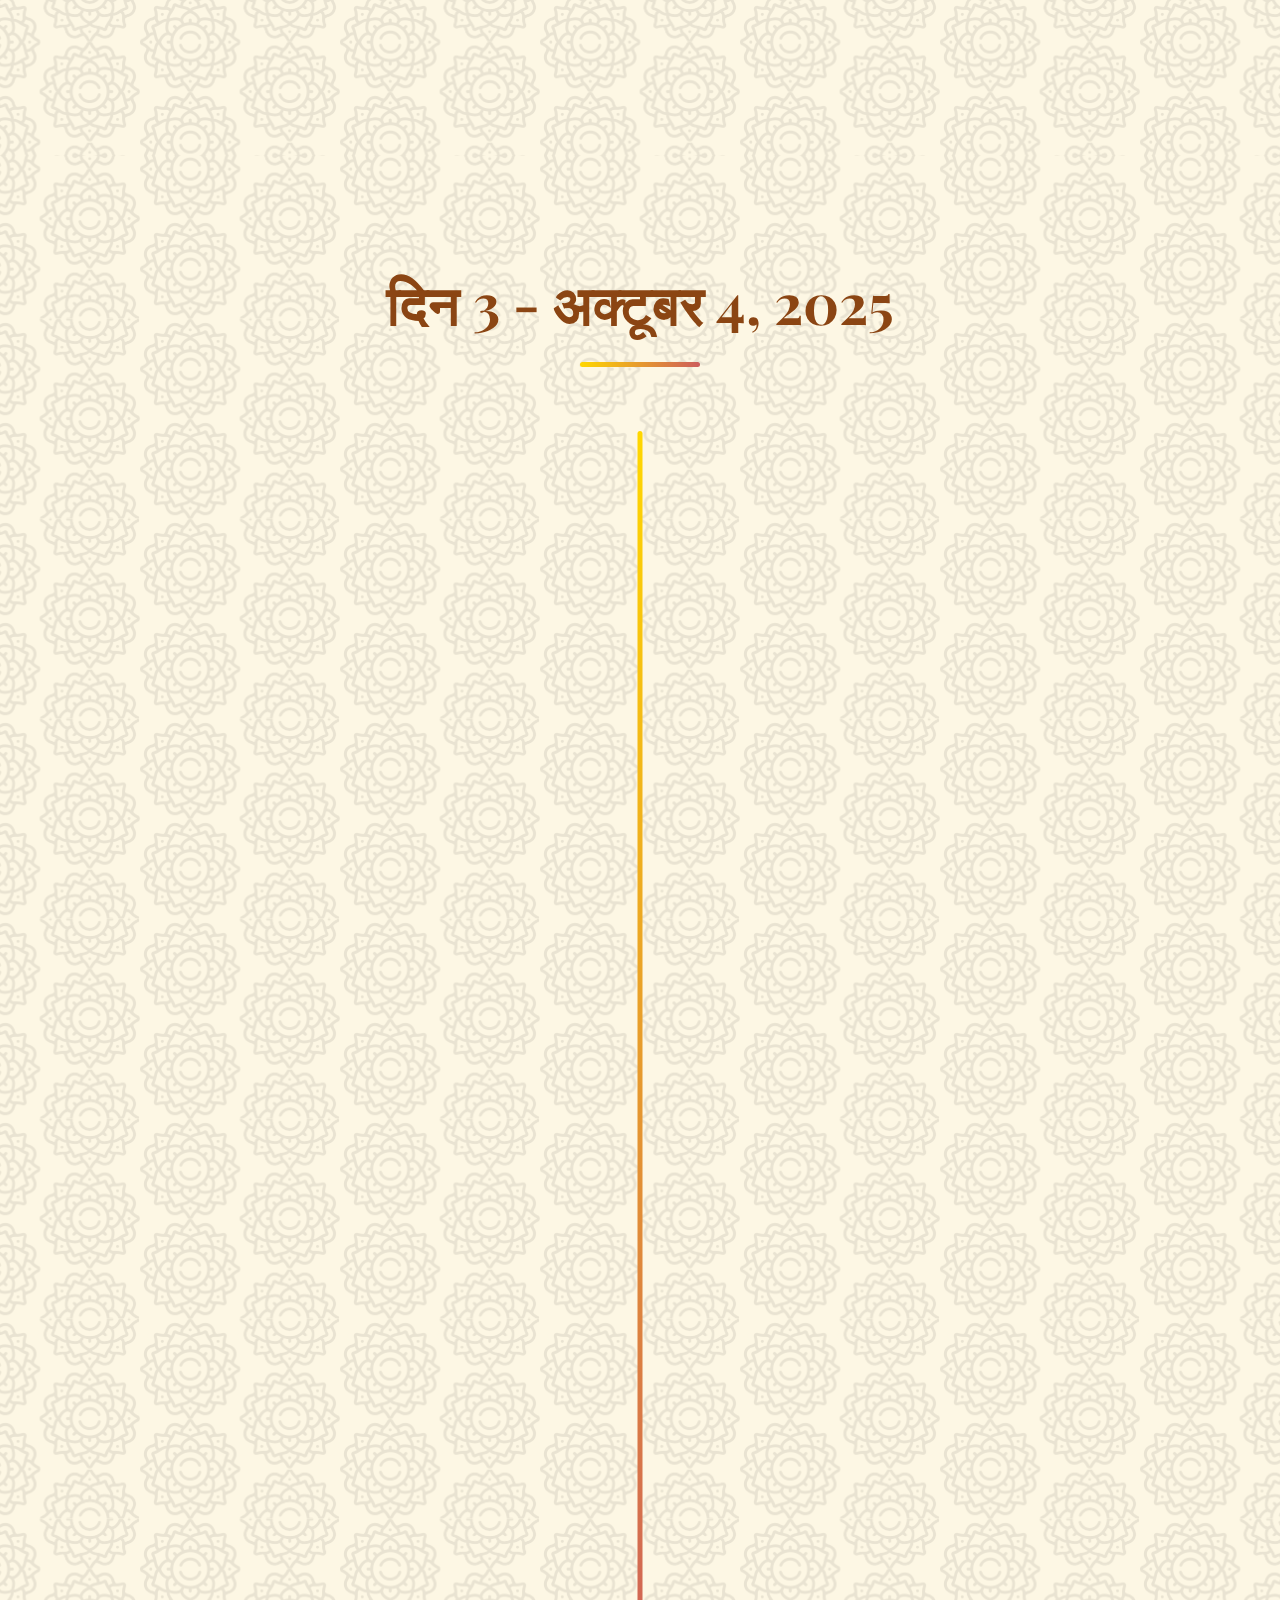
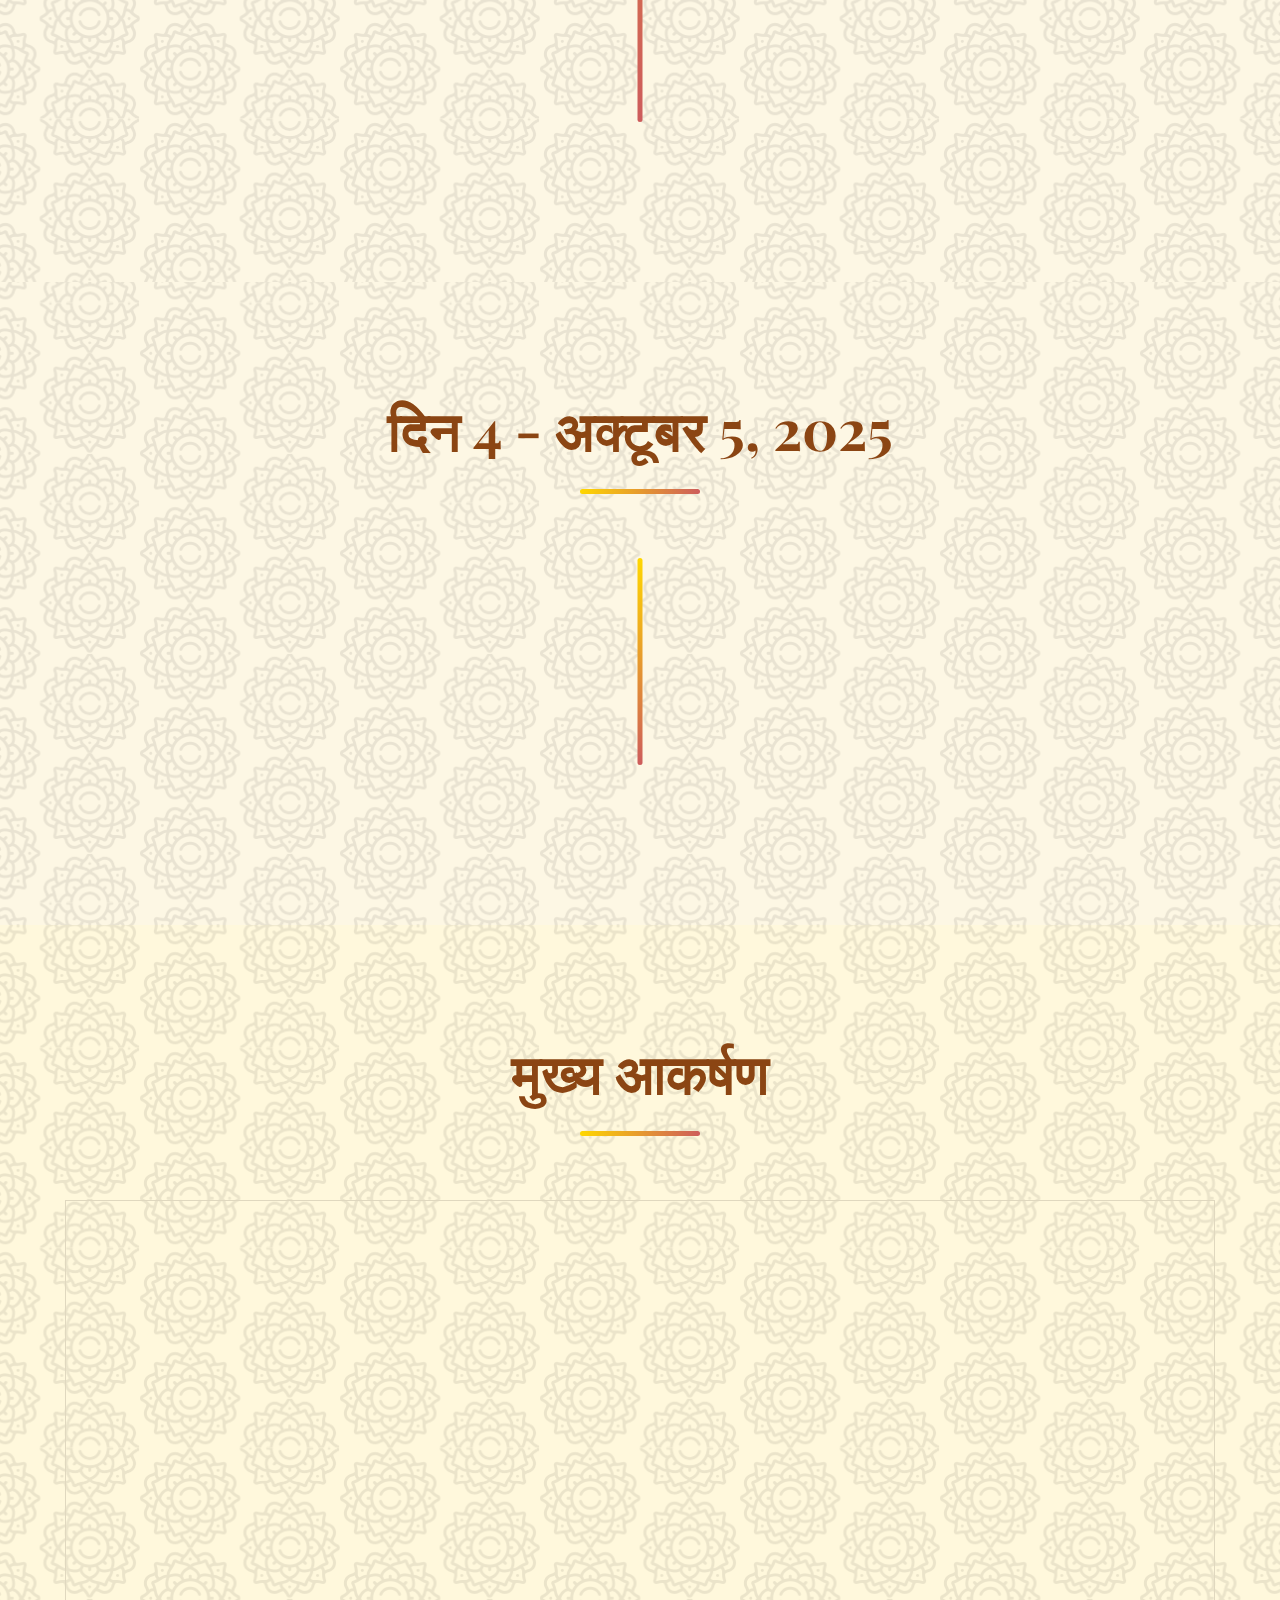
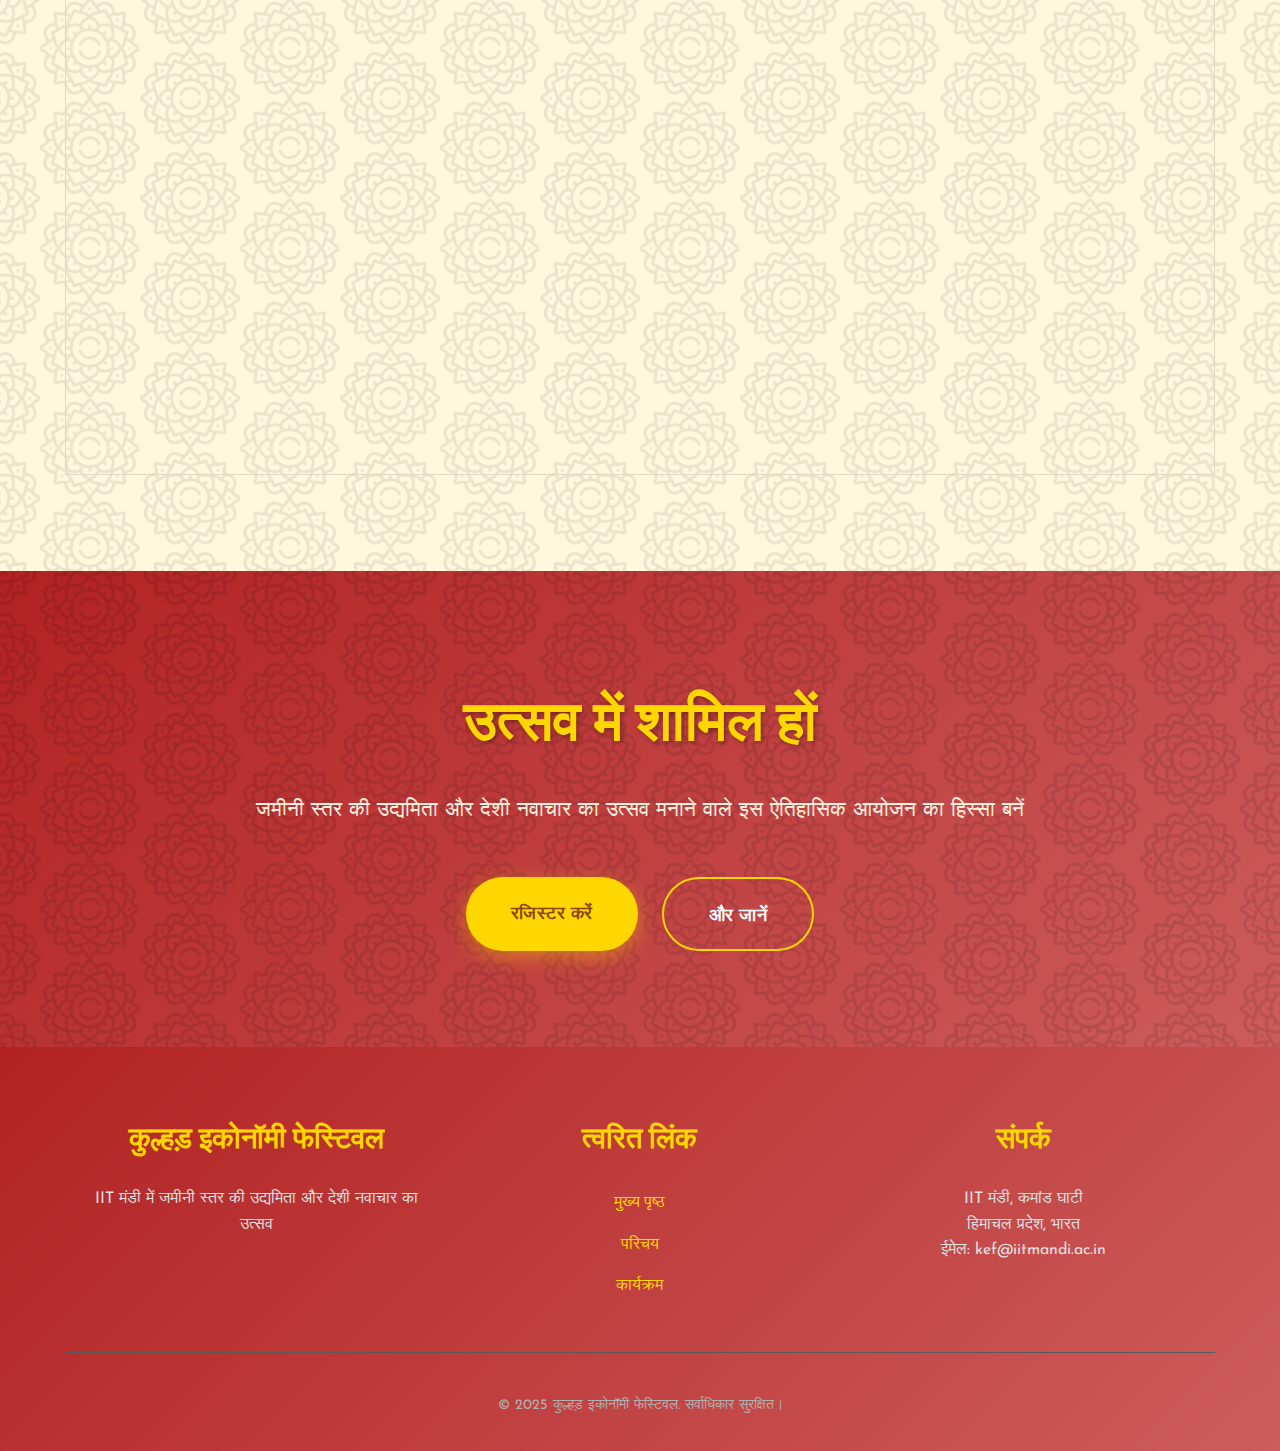
<file: schedule-hi.html>
<!DOCTYPE html>
<html lang="hi">
<head>
    <meta charset="UTF-8">
    <meta name="viewport" content="width=device-width, initial-scale=1.0">
    <title>कार्यक्रम - कुल्हड़ इकोनॉमी फेस्टिवल (KEF)</title>
    <link rel="icon" type="image/jpg" href="images/logo.jpg">
    <link rel="stylesheet" href="style3.css">
    <link href="https://fonts.googleapis.com/css2?family=Lora:ital,wght@0,400..700;1,400..700&family=Playfair+Display:ital,wght@0,400..900;1,400..900&display=swap" rel="stylesheet">
    <link rel="stylesheet" href="https://cdnjs.cloudflare.com/ajax/libs/font-awesome/6.0.0/css/all.min.css">
</head>
<body>
    <!-- Navigation -->
    <nav class="navbar">
        <div class="nav-container">
            <div class="nav-logo">
                <img src="images/logo.jpg" alt="KEF Logo" class="nav-logo-img">
                <h2>KEF 2025</h2>
            </div>
            <ul class="nav-menu">
                <li class="nav-item">
                    <a href="index-hi.html" class="nav-link">मुख्य पृष्ठ</a>
                </li>
                <li class="nav-item">
                    <a href="about-hi.html" class="nav-link">परिचय</a>
                </li>
                <li class="nav-item">
                    <a href="schedule-hi.html" class="nav-link active">कार्यक्रम</a>
                </li>
            </ul>
            <select id="lang-switch" style="margin-left: 1.5rem; padding: 0.5rem; border-radius: 8px; font-size: 1rem;">
                <option value="en">English</option>
                <option value="hi" selected>हिन्दी</option>
            </select>
            <div class="hamburger">
                <span class="bar"></span>
                <span class="bar"></span>
                <span class="bar"></span>
            </div>
        </div>
    </nav>

    <!-- Page Header -->
    <section class="page-header">
        <div class="container">
            <h1>कार्यक्रम</h1>
            <p>2-5 अक्टूबर, 2025 • IIT मंडी, कमांड घाटी</p>
        </div>
    </section>

    <!-- Event Overview -->
    <section class="event-overview">
        <div class="container">
            <div class="overview-cards">
                <div class="overview-card">
                    <i class="fas fa-calendar-day"></i>
                    <h3>दिन 1</h3>
                    <p>2 अक्टूबर, 2025<br>विजय दशमी</p>
                </div>
                <div class="overview-card">
                    <i class="fas fa-calendar-day"></i>
                    <h3>दिन 2</h3>
                    <p>3 अक्टूबर, 2025<br>मुख्य उत्सव दिवस</p>
                </div>
                <div class="overview-card">
                    <i class="fas fa-clock"></i>
                    <h3>अवधि</h3>
                    <p>1.5 दिन<br>ऐतिहासिक आयोजन</p>
                </div>
                <div class="overview-card">
                    <i class="fas fa-map-marker-alt"></i>
                    <h3>स्थान</h3>
                    <p>IIT मंडी<br>कमांड घाटी</p>
                </div>
            </div>
        </div>
    </section>

    <!-- Day 1 Schedule -->
    <section class="schedule-day">
        <div class="container">
            <h2 class="section-title">दिन 1 - अक्टूबर 2, 2025 (विजय दशमी)</h2>
            <div class="timeline">
                <div class="timeline-item">
                    <div class="timeline-time">08:00 AM</div>
                    <div class="timeline-content">
                        <h3>महा चंडी होम</h3>
                        <p>विजय दशमी पर शुभारंभ समारोह</p>
                        <div class="event-type ceremonial">धार्मिक</div>
                    </div>
                </div>
                <div class="timeline-item">
                    <div class="timeline-time">09:00 AM से</div>
                    <div class="timeline-content">
                        <h3>मार्केटप्लेस स्टॉल</h3>
                        <p>हस्तनिर्मित, बायोडिग्रेडेबल, सतत और स्थानीय उत्पादों का प्रदर्शन</p>
                        <div class="event-type marketplace">मार्केटप्लेस</div>
                    </div>
                </div>
                <div class="timeline-item">
                    <div class="timeline-time">11:00 AM</div>
                    <div class="timeline-content">
                        <h3>पाक कला प्रदर्शन</h3>
                        <p>स्थानीय रसोइयों, खाद्य उत्पादकों और कारीगरों द्वारा पाक कला प्रदर्शन</p>
                        <div class="event-type cultural">सांस्कृतिक</div>
                    </div>
                </div>
                <div class="timeline-item">
                    <div class="timeline-time">12:00 PM</div>
                    <div class="timeline-content">
                        <h3>विरासत यात्रा</h3>
                        <p>IIT मंडी के आसपास</p>
                        <div class="event-type official">आधिकारिक</div>
                    </div>
                </div>
                <div class="timeline-item">
                    <div class="timeline-time">05:00 PM</div>
                    <div class="timeline-content">
                        <h3>अलाव कथा एवं जनजातीय ज्ञान</h3>
                        <p>समुदाय उद्यमियों और जनजातीय ज्ञानधारकों द्वारा अलाव कथा</p>
                        <div class="event-type community">सामुदायिक</div>
                    </div>
                </div>
                <div class="timeline-item">
                    <div class="timeline-time">07:30 PM</div>
                    <div class="timeline-content">
                        <h3>स्टार नाइट 1 (आवाहन संगीत कार्यक्रम)</h3>
                        <p>श्रीमती कौशिकी चक्रवर्ती (संभावित)</p>
                        <div class="event-type cultural">सांस्कृतिक</div>
                    </div>
                </div>
                <div class="timeline-item">
                    <div class="timeline-time">09:00 PM</div>
                    <div class="timeline-content">
                        <h3>खगोल रात</h3>
                        <p>तारों की खोज और वार्ता</p>
                        <div class="event-type ceremonial">मनोरंजन</div>
                    </div>
                </div>
            </div>
        </div>
    </section>

    <!-- Day 2 Schedule -->
    <section class="schedule-day">
        <div class="container">
            <h2 class="section-title">दिन 2 - अक्टूबर 3, 2025</h2>
            <div class="timeline">
                <div class="timeline-item">
                    <div class="timeline-time">09:00 AM से</div>
                    <div class="timeline-content">
                        <h3>मार्केटप्लेस स्टॉल (जारी)</h3>
                        <p>हस्तनिर्मित, बायोडिग्रेडेबल, सतत और स्थानीय उत्पादों का प्रदर्शन</p>
                        <div class="event-type marketplace">मार्केटप्लेस</div>
                    </div>
                </div>
                <div class="timeline-item">
                    <div class="timeline-time">10:00 AM</div>
                    <div class="timeline-content">
                        <h3>मंडला स्थापना</h3>
                        <p>कलाकारों द्वारा मंडला स्थापना और मीडिया वॉकथ्रू</p>
                        <div class="event-type ceremonial">धार्मिक</div>
                    </div>
                </div>
                <div class="timeline-item">
                    <div class="timeline-time">02:00 PM</div>
                    <div class="timeline-content">
                        <h3>मिनी संगोष्ठी</h3>
                        <p>"कुल्हड़ इकोनॉमी" (कला, पारिस्थितिकी और उद्यमिता) विषय पर संगोष्ठी</p>
                        <div class="event-type community">सामुदायिक</div>
                    </div>
                </div>
                <div class="timeline-item">
                    <div class="timeline-time">06:00 PM</div>
                    <div class="timeline-content">
                        <h3>स्टार नाइट 2 (लोक संध्या)</h3>
                        <p>कश्मीरी लाल समूह और राजस्थान मंगनियार मंडली (संभावित)</p>
                        <div class="event-type cultural">सांस्कृतिक</div>
                    </div>
                </div>
                <div class="timeline-item">
                    <div class="timeline-time">08:00 PM</div>
                    <div class="timeline-content">
                        <h3>फोक जैम/ड्रम सर्कल</h3>
                        <p>फोक फ्यूजन समूह</p>
                        <div class="event-type cultural">सांस्कृतिक</div>
                    </div>
                </div>
            </div>
        </div>
    </section>

    <!-- Day 3 Schedule -->
    <section class="schedule-day">
        <div class="container">
            <h2 class="section-title">दिन 3 - अक्टूबर 4, 2025</h2>
            <div class="timeline">
                <div class="timeline-item">
                    <div class="timeline-time">09:00 AM से</div>
                    <div class="timeline-content">
                        <h3>मार्केटप्लेस स्टॉल (जारी)</h3>
                        <p>हस्तनिर्मित, बायोडिग्रेडेबल, सतत और स्थानीय उत्पादों का प्रदर्शन</p>
                        <div class="event-type marketplace">मार्केटप्लेस</div>
                    </div>
                </div>
                <div class="timeline-item">
                    <div class="timeline-time">10:00 AM</div>
                    <div class="timeline-content">
                        <h3>जुलूस + लाइव आर्ट मार्केट लॉन्च</h3>
                        <p>स्थानीय महिला उद्यमी (सुनीता देवी, किरनदीप कौर) - हिम महोत्सव (संभावित)</p>
                        <div class="event-type community">सामुदायिक</div>
                    </div>
                </div>
                <div class="timeline-item">
                    <div class="timeline-time">02:00 PM</div>
                    <div class="timeline-content">
                        <h3>पैनल: MBA से MVA</h3>
                        <p>सृष्टि, दस्तकार के उद्यमी</p>
                        <div class="event-type official">आधिकारिक</div>
                    </div>
                </div>
                <div class="timeline-item">
                    <div class="timeline-time">05:00 PM</div>
                    <div class="timeline-content">
                        <h3>चौपाल: धर्म और विकास</h3>
                        <p>गांधी स्मृति संस्थान (संभावित)</p>
                        <div class="event-type cultural">सांस्कृतिक</div>
                    </div>
                </div>
                <div class="timeline-item">
                    <div class="timeline-time">07:30 PM</div>
                    <div class="timeline-content">
                        <h3>स्टार नाइट 3 (गाँव की आत्मा रात)</h3>
                        <p>ऋषभ शर्मा (सितार - फ्यूजन) (संभावित)</p>
                        <div class="event-type cultural">सांस्कृतिक</div>
                    </div>
                </div>
            </div>
        </div>
    </section>

    <!-- Day 4 Schedule -->
    <section class="schedule-day">
        <div class="container">
            <h2 class="section-title">दिन 4 - अक्टूबर 5, 2025</h2>
            <div class="timeline">
                <div class="timeline-item">
                    <div class="timeline-time">09:00 AM से</div>
                    <div class="timeline-content">
                        <h3>मार्केटप्लेस स्टॉल (जारी)</h3>
                        <p>हस्तनिर्मित, बायोडिग्रेडेबल, सतत और स्थानीय उत्पादों का प्रदर्शन</p>
                        <div class="event-type marketplace">मार्केटप्लेस</div>
                    </div>
                </div>
            </div>
        </div>
    </section>

    <!-- Event Highlights -->
    <section class="highlights">
        <div class="container">
            <h2 class="section-title">मुख्य आकर्षण</h2>
            <div class="highlights-grid">
                <div class="highlight-card">
                    <div class="highlight-icon">
                        <i class="fas fa-store"></i>
                    </div>
                    <h3>50+ मार्केटप्लेस स्टॉल</h3>
                    <ul>
                        <li>कारीगर और शिल्पकार</li>
                        <li>किसान और स्थानीय खाद्य उत्पादक</li>
                        <li>अनौपचारिक क्षेत्र के नवप्रवर्तक</li>
                        <li>महिला SHGs और ग्रामीण उद्यमी</li>
                    </ul>
                </div>
                <div class="highlight-card">
                    <div class="highlight-icon">
                        <i class="fas fa-music"></i>
                    </div>
                    <h3>सांस्कृतिक प्रस्तुतियाँ</h3>
                    <ul>
                        <li>5 हिमाचली लोक प्रस्तुतियाँ</li>
                        <li>उत्तर भारतीय सांस्कृतिक प्रस्तुतियाँ</li>
                        <li>2 शास्त्रीय-फ्यूजन प्रस्तुतियाँ</li>
                        <li>प्रो. गौतम देशराजू और समूह</li>
                    </ul>
                </div>
                <div class="highlight-card">
                    <div class="highlight-icon">
                        <i class="fas fa-microphone"></i>
                    </div>
                    <h3>KFN वार्ता</h3>
                    <ul>
                        <li>"आपकी कहानी, आपकी ज़ुबानी"</li>
                        <li>3 TED-शैली की स्थानीय वार्ताएँ</li>
                        <li>समुदाय उद्यमी</li>
                        <li>सांस्कृतिक ज्ञानधारक</li>
                    </ul>
                </div>
                <div class="highlight-card">
                    <div class="highlight-icon">
                        <i class="fas fa-users"></i>
                    </div>
                    <h3>समुदाय भागीदारी</h3>
                    <ul>
                        <li>5000+ स्थानीय प्रतिभागी</li>
                        <li>स्कूल छात्र और युवा समूह</li>
                        <li>गांववाले और सामुदायिक नेता</li>
                        <li>MP कंगना रनौत</li>
                    </ul>
                </div>
            </div>
        </div>
    </section>

    <!-- Registration CTA -->
    <section class="registration-cta">
        <div class="container">
            <div class="cta-content">
                <h2>उत्सव में शामिल हों</h2>
                <p>जमीनी स्तर की उद्यमिता और देशी नवाचार का उत्सव मनाने वाले इस ऐतिहासिक आयोजन का हिस्सा बनें</p>
                <div class="cta-buttons">
                    <a href="#" class="cta-button primary">रजिस्टर करें</a>
                    <a href="about-hi.html" class="cta-button secondary">और जानें</a>
                </div>
            </div>
        </div>
    </section>

    <!-- Footer -->
    <footer class="footer">
        <div class="container">
            <div class="footer-content">
                <div class="footer-section">
                    <h3>कुल्हड़ इकोनॉमी फेस्टिवल</h3>
                    <p>IIT मंडी में जमीनी स्तर की उद्यमिता और देशी नवाचार का उत्सव</p>
                </div>
                <div class="footer-section">
                    <h4>त्वरित लिंक</h4>
                    <ul>
                        <li><a href="index-hi.html">मुख्य पृष्ठ</a></li>
                        <li><a href="about-hi.html">परिचय</a></li>
                        <li><a href="schedule-hi.html">कार्यक्रम</a></li>
                    </ul>
                </div>
                <div class="footer-section">
                    <h4>संपर्क</h4>
                    <p>IIT मंडी, कमांड घाटी<br>हिमाचल प्रदेश, भारत<br>ईमेल: kef@iitmandi.ac.in</p>
                </div>
            </div>
            <div class="footer-bottom">
                <p>&copy; 2025 कुल्हड़ इकोनॉमी फेस्टिवल. सर्वाधिकार सुरक्षित।</p>
            </div>
        </div>
    </footer>

    <!-- Diya Decorations -->
    <img src="images/diya.gif" alt="Diya Left" style="position: fixed; left: 0; bottom: 0; width: 80px; height: 80px; z-index: 1001; pointer-events: none;">
    <img src="images/diya1.gif" alt="Diya Right" style="position: fixed; right: 0; bottom: 0; width: 80px; height: 80px; z-index: 1001; pointer-events: none;">

    <script src="script.js"></script>
    <script>
    document.getElementById('lang-switch').addEventListener('change', function(e) {
        if (e.target.value === 'en') {
            window.location.href = 'schedule.html';
        } else {
            window.location.href = 'schedule-hi.html';
        }
    });
    </script>
</body>
</html>
</file>
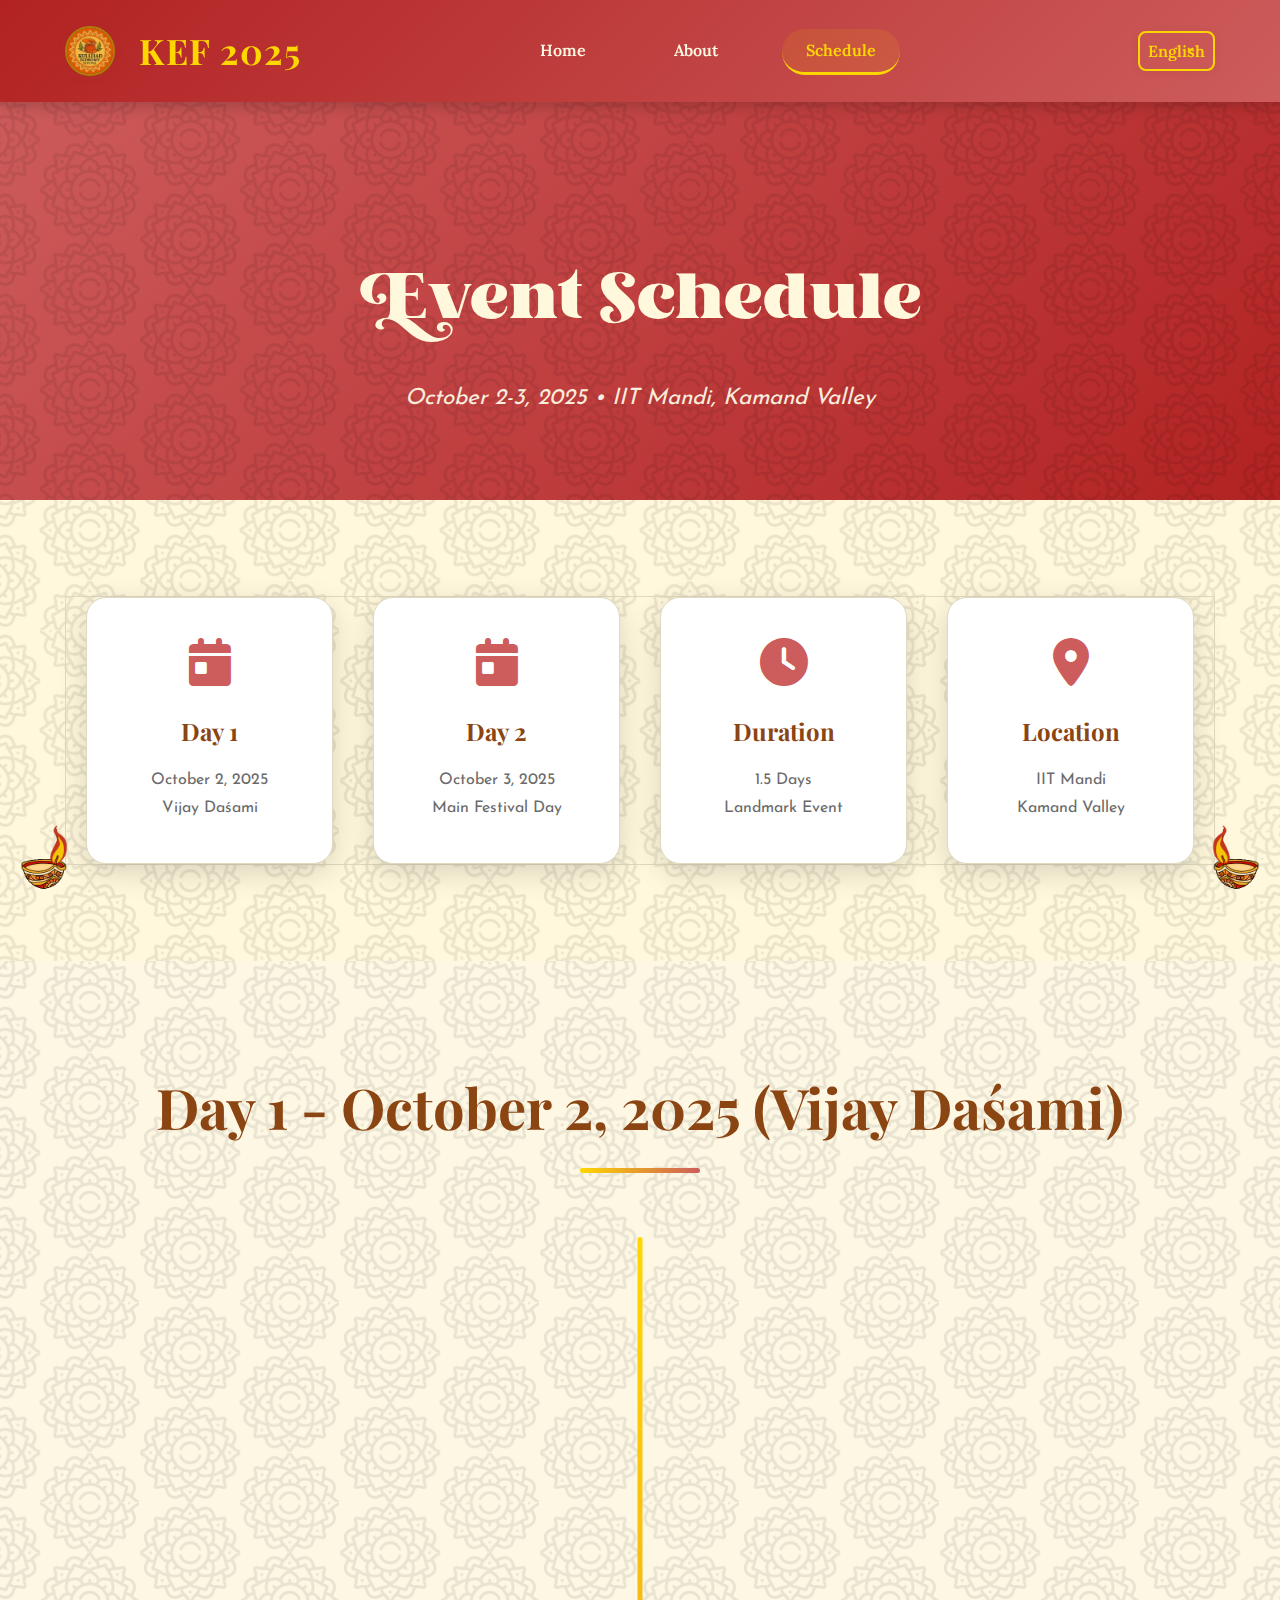
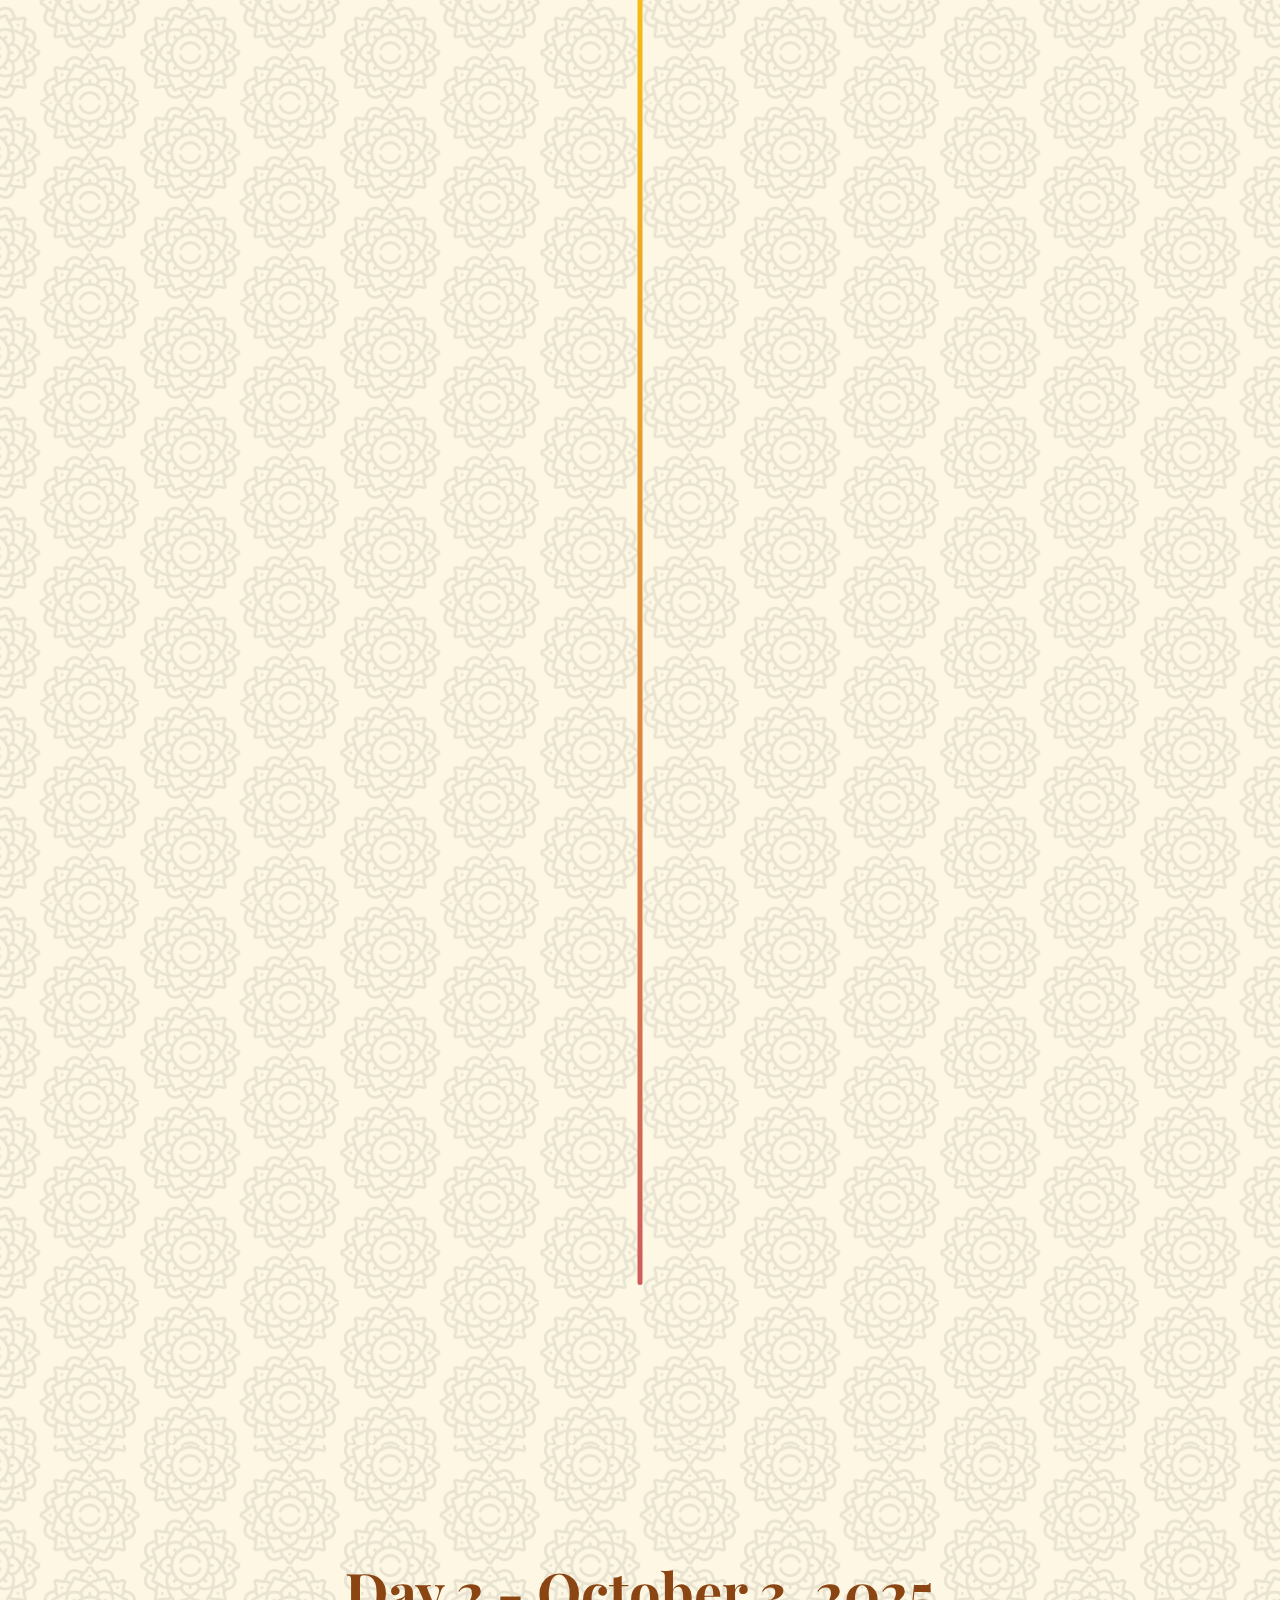
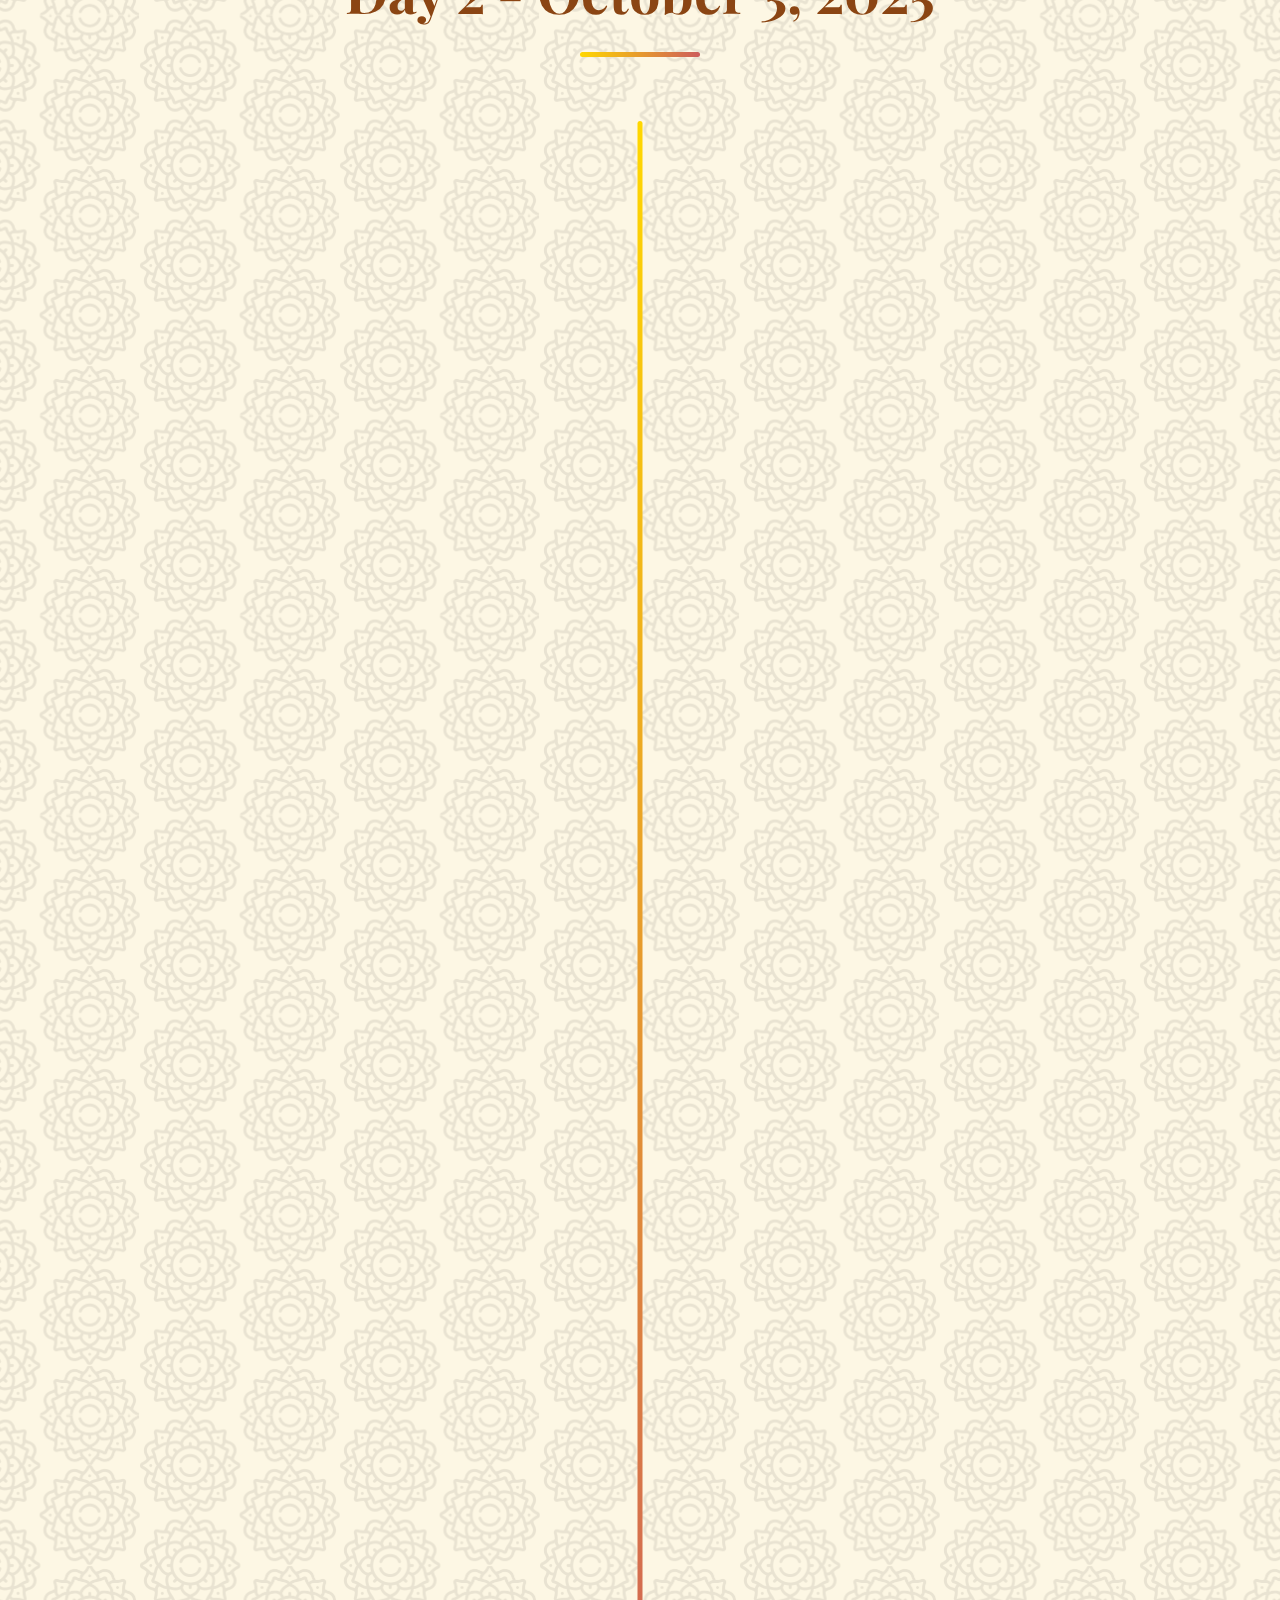
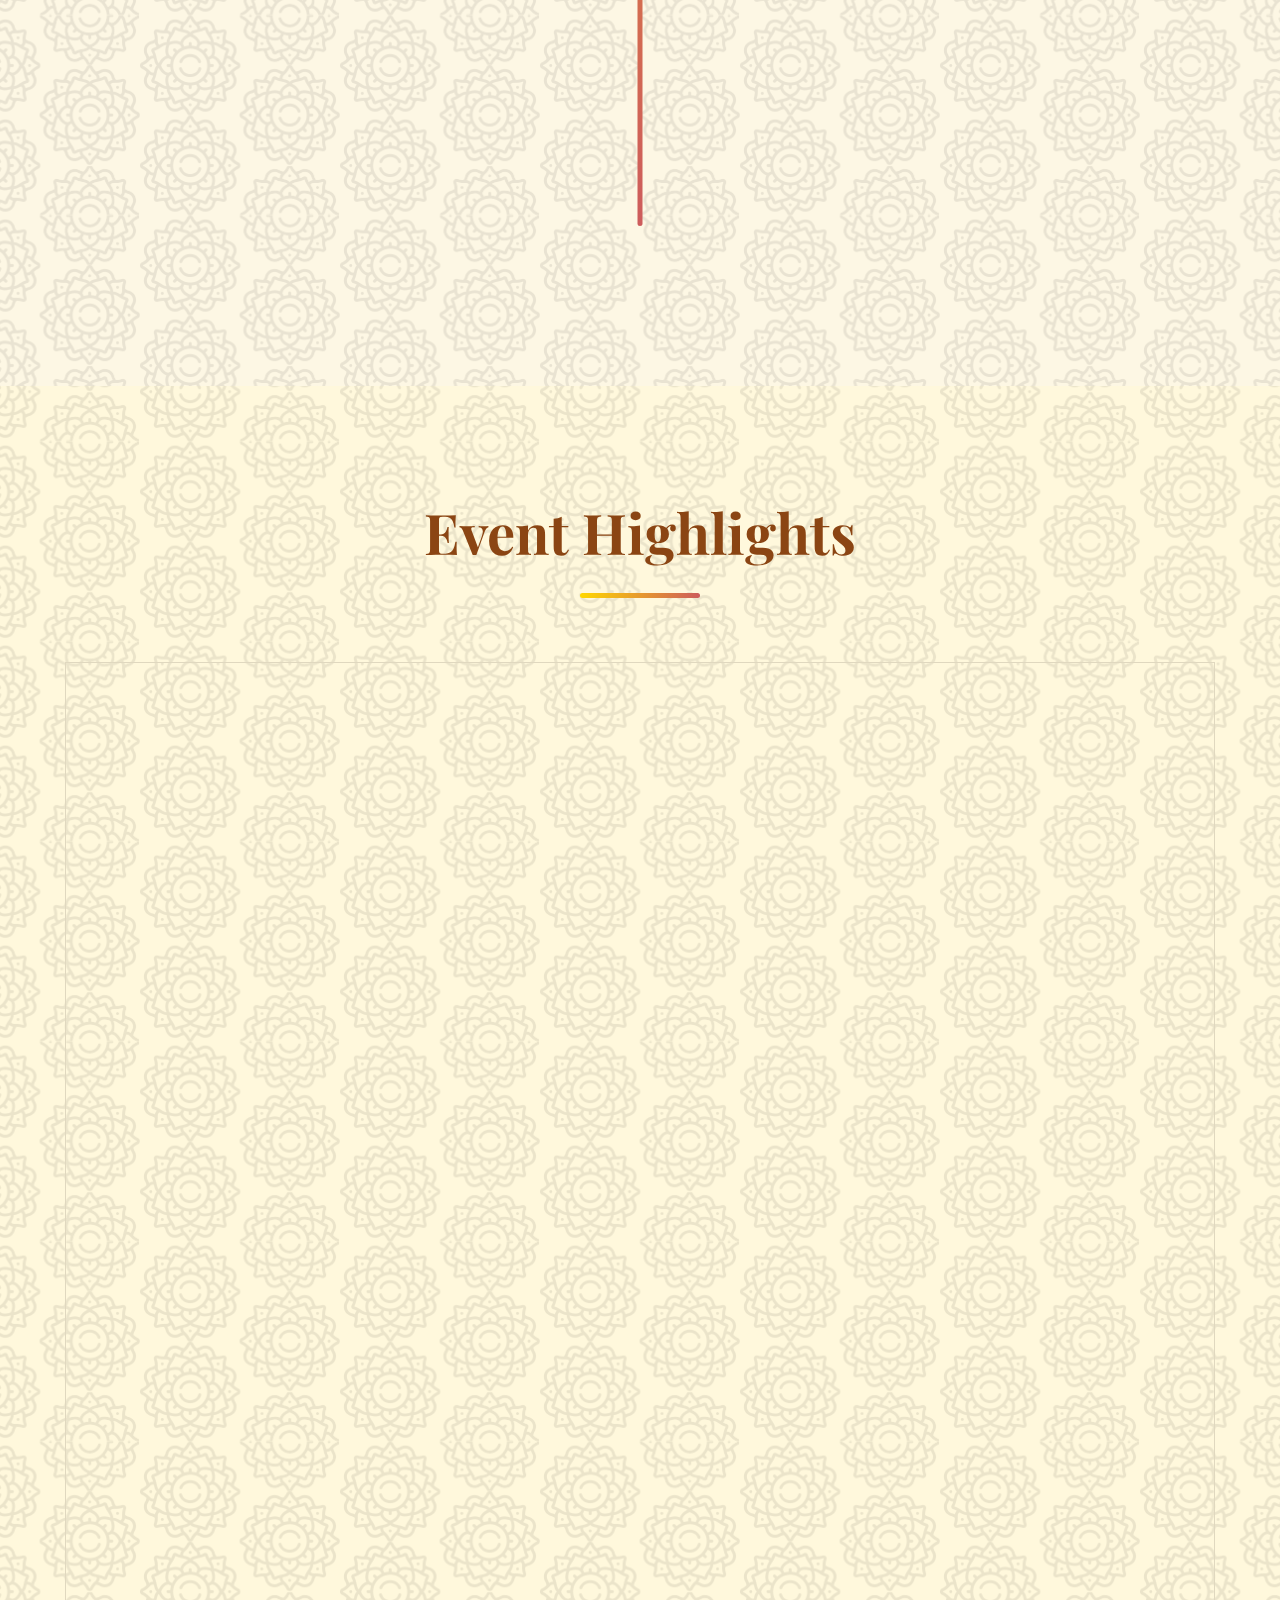
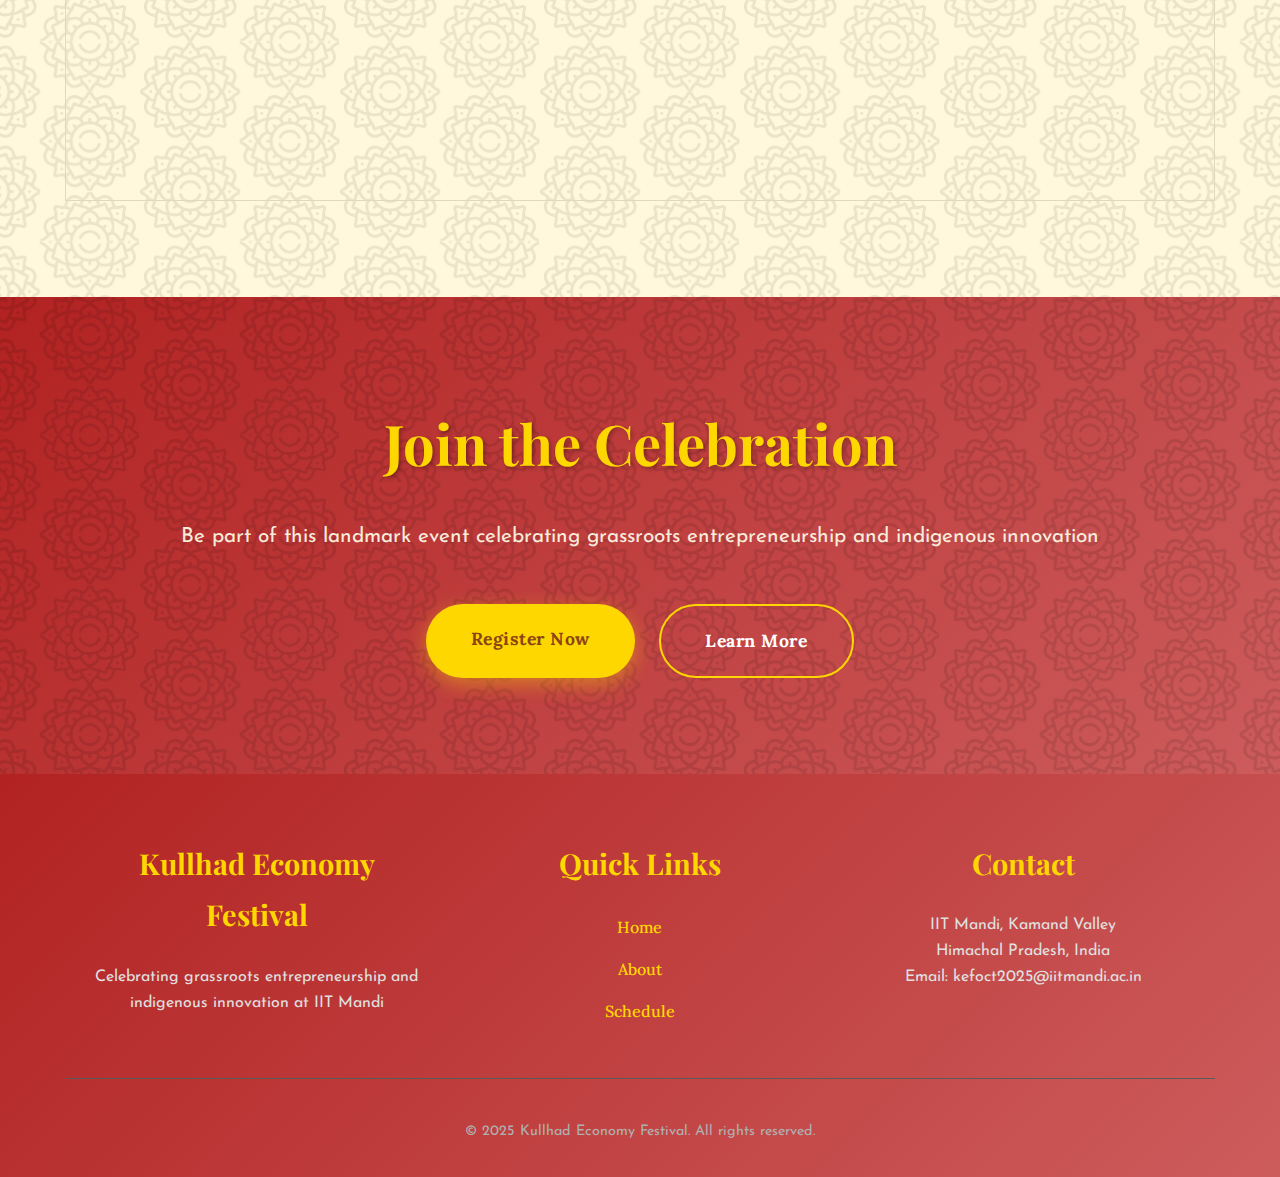
<file: schedule.html>
<!DOCTYPE html>
<html lang="en">
<head>
    <meta charset="UTF-8">
    <meta name="viewport" content="width=device-width, initial-scale=1.0">
    <title>Schedule - Kullhad Economy Festival (KEF)</title>
    <link rel="stylesheet" href="style3.css">
    <link href="https://fonts.googleapis.com/css2?family=Lora:ital,wght@0,400..700;1,400..700&family=Playfair+Display:ital,wght@0,400..900;1,400..900&display=swap" rel="stylesheet">
    <link rel="stylesheet" href="https://cdnjs.cloudflare.com/ajax/libs/font-awesome/6.0.0/css/all.min.css">
</head>
<body>
    <!-- Navigation -->
    <nav class="navbar">
        <div class="nav-container">
            <div class="nav-logo">
                <img src="images/logo.jpg" alt="KEF Logo" class="nav-logo-img">
                <h2>KEF 2025</h2>
            </div>
            <ul class="nav-menu">
                <li class="nav-item">
                    <a href="index.html" class="nav-link">Home</a>
                </li>
                <li class="nav-item">
                    <a href="about.html" class="nav-link">About</a>
                </li>
                <li class="nav-item">
                    <a href="schedule.html" class="nav-link active">Schedule</a>
                </li>
            </ul>
            <select id="lang-switch" style="margin-left: 1.5rem; padding: 0.5rem; border-radius: 8px; font-size: 1rem;">
                <option value="en" selected>English</option>
                <option value="hi">हिन्दी</option>
            </select>
            <div class="hamburger">
                <span class="bar"></span>
                <span class="bar"></span>
                <span class="bar"></span>
            </div>
        </div>
    </nav>

    <!-- Page Header -->
    <section class="page-header">
        <div class="container">
            <h1>Event Schedule</h1>
            <p>October 2-3, 2025 • IIT Mandi, Kamand Valley</p>
        </div>
    </section>

    <!-- Event Overview -->
    <section class="event-overview">
        <div class="container">
            <div class="overview-cards">
                <div class="overview-card">
                    <i class="fas fa-calendar-day"></i>
                    <h3>Day 1</h3>
                    <p>October 2, 2025<br>Vijay Daśami</p>
                </div>
                <div class="overview-card">
                    <i class="fas fa-calendar-day"></i>
                    <h3>Day 2</h3>
                    <p>October 3, 2025<br>Main Festival Day</p>
                </div>
                <div class="overview-card">
                    <i class="fas fa-clock"></i>
                    <h3>Duration</h3>
                    <p>1.5 Days<br>Landmark Event</p>
                </div>
                <div class="overview-card">
                    <i class="fas fa-map-marker-alt"></i>
                    <h3>Location</h3>
                    <p>IIT Mandi<br>Kamand Valley</p>
                </div>
            </div>
        </div>
    </section>

    <!-- Day 1 Schedule -->
    <section class="schedule-day">
        <div class="container">
            <h2 class="section-title">Day 1 - October 2, 2025 (Vijay Daśami)</h2>
            <div class="timeline">
                <div class="timeline-item">
                    <div class="timeline-time">06:00 AM</div>
                    <div class="timeline-content">
                        <h3>Maha Chandi Homa</h3>
                        <p>Auspicious opening ceremony marking the beginning of the festival on Vijay Daśami</p>
                        <div class="event-type ceremonial">Ceremonial</div>
                    </div>
                </div>
                <div class="timeline-item">
                    <div class="timeline-time">09:00 AM</div>
                    <div class="timeline-content">
                        <h3>Festival Inauguration</h3>
                        <p>Official opening with dignitaries and special guests</p>
                        <div class="event-type official">Official</div>
                    </div>
                </div>
                <div class="timeline-item">
                    <div class="timeline-time">10:00 AM - 06:00 PM</div>
                    <div class="timeline-content">
                        <h3>Marketplace Stalls</h3>
                        <p>50+ curated stalls featuring artisans, craftspeople, farmers, local food producers, and women-led SHGs</p>
                        <div class="event-type marketplace">Marketplace</div>
                    </div>
                </div>
                <div class="timeline-item">
                    <div class="timeline-time">02:00 PM</div>
                    <div class="timeline-content">
                        <h3>KFN Talks - Session 1</h3>
                        <p>"Āpki Kahānī, Āpki Zubānī" - First TED-style local talk by community entrepreneurs</p>
                        <div class="event-type talks">KFN Talks</div>
                    </div>
                </div>
                <div class="timeline-item">
                    <div class="timeline-time">04:00 PM</div>
                    <div class="timeline-content">
                        <h3>Cultural Performance - Folk</h3>
                        <p>Himachali folk performance by local cultural groups</p>
                        <div class="event-type cultural">Cultural</div>
                    </div>
                </div>
                <div class="timeline-item">
                    <div class="timeline-time">06:30 PM</div>
                    <div class="timeline-content">
                        <h3>Classical-Fusion Performance</h3>
                        <p>Prof. Gautam Desiraju and ensemble</p>
                        <div class="event-type cultural">Cultural</div>
                    </div>
                </div>
            </div>
        </div>
    </section>

    <!-- Day 2 Schedule -->
    <section class="schedule-day">
        <div class="container">
            <h2 class="section-title">Day 2 - October 3, 2025</h2>
            <div class="timeline">
                <div class="timeline-item">
                    <div class="timeline-time">09:00 AM - 06:00 PM</div>
                    <div class="timeline-content">
                        <h3>Marketplace Stalls (Continued)</h3>
                        <p>Continued showcase of handmade, biodegradable, sustainable, and rooted products</p>
                        <div class="event-type marketplace">Marketplace</div>
                    </div>
                </div>
                <div class="timeline-item">
                    <div class="timeline-time">10:00 AM</div>
                    <div class="timeline-content">
                        <h3>KFN Talks - Session 2</h3>
                        <p>Second TED-style local talk by artists and cultural knowledge holders</p>
                        <div class="event-type talks">KFN Talks</div>
                    </div>
                </div>
                <div class="timeline-item">
                    <div class="timeline-time">11:30 AM</div>
                    <div class="timeline-content">
                        <h3>Community Interaction</h3>
                        <p>Active involvement from MP Ms. Kangana Ranaut, Panchayats, SHGs, and community leaders</p>
                        <div class="event-type community">Community</div>
                    </div>
                </div>
                <div class="timeline-item">
                    <div class="timeline-time">02:00 PM</div>
                    <div class="timeline-content">
                        <h3>KFN Talks - Session 3</h3>
                        <p>Final TED-style local talk focusing on "Real Stories, Real Voices" from the Kamand valley</p>
                        <div class="event-type talks">KFN Talks</div>
                    </div>
                </div>
                <div class="timeline-item">
                    <div class="timeline-time">04:00 PM</div>
                    <div class="timeline-content">
                        <h3>Cultural Performances</h3>
                        <p>Multiple folk performances by Himachali and North Indian cultural groups</p>
                        <div class="event-type cultural">Cultural</div>
                    </div>
                </div>
                <div class="timeline-item">
                    <div class="timeline-time">06:00 PM</div>
                    <div class="timeline-content">
                        <h3>Festival Closing</h3>
                        <p>Closing ceremony with dignitaries and special guests</p>
                        <div class="event-type official">Official</div>
                    </div>
                </div>
            </div>
        </div>
    </section>

    <!-- Event Highlights -->
    <section class="highlights">
        <div class="container">
            <h2 class="section-title">Event Highlights</h2>
            <div class="highlights-grid">
                <div class="highlight-card">
                    <div class="highlight-icon">
                        <i class="fas fa-store"></i>
                    </div>
                    <h3>50+ Marketplace Stalls</h3>
                    <ul>
                        <li>Artisans and craftspeople</li>
                        <li>Farmers and local food producers</li>
                        <li>Innovators from the informal sector</li>
                        <li>Women-led SHGs and rural entrepreneurs</li>
                    </ul>
                </div>
                <div class="highlight-card">
                    <div class="highlight-icon">
                        <i class="fas fa-music"></i>
                    </div>
                    <h3>Cultural Performances</h3>
                    <ul>
                        <li>5 folk performances by Himachali groups</li>
                        <li>North Indian cultural performances</li>
                        <li>2 classical-fusion performances</li>
                        <li>Prof. Gautam Desiraju and ensemble</li>
                    </ul>
                </div>
                <div class="highlight-card">
                    <div class="highlight-icon">
                        <i class="fas fa-microphone"></i>
                    </div>
                    <h3>KFN Talks</h3>
                    <ul>
                        <li>"Āpki Kahānī, Āpki Zubānī"</li>
                        <li>3 TED-style local talks</li>
                        <li>Community entrepreneurs</li>
                        <li>Cultural knowledge holders</li>
                    </ul>
                </div>
                <div class="highlight-card">
                    <div class="highlight-icon">
                        <i class="fas fa-users"></i>
                    </div>
                    <h3>Community Participation</h3>
                    <ul>
                        <li>5000+ local participants</li>
                        <li>School students and youth groups</li>
                        <li>Villagers and community leaders</li>
                        <li>MP Ms. Kangana Ranaut</li>
                    </ul>
                </div>
            </div>
        </div>
    </section>

    <!-- Registration CTA -->
    <section class="registration-cta">
        <div class="container">
            <div class="cta-content">
                <h2>Join the Celebration</h2>
                <p>Be part of this landmark event celebrating grassroots entrepreneurship and indigenous innovation</p>
                <div class="cta-buttons">
                    <a href="#" class="cta-button primary">Register Now</a>
                    <a href="about.html" class="cta-button secondary">Learn More</a>
                </div>
            </div>
        </div>
    </section>

    <!-- Footer -->
    <footer class="footer">
        <div class="container">
            <div class="footer-content">
                <div class="footer-section">
                    <h3>Kullhad Economy Festival</h3>
                    <p>Celebrating grassroots entrepreneurship and indigenous innovation at IIT Mandi</p>
                </div>
                <div class="footer-section">
                    <h4>Quick Links</h4>
                    <ul>
                        <li><a href="index.html">Home</a></li>
                        <li><a href="about.html">About</a></li>
                        <li><a href="schedule.html">Schedule</a></li>
                    </ul>
                </div>
                <div class="footer-section">
                    <h4>Contact</h4>
                    <p>IIT Mandi, Kamand Valley<br>Himachal Pradesh, India<br>Email: kefoct2025@iitmandi.ac.in</p>
                </div>
            </div>
            <div class="footer-bottom">
                <p>&copy; 2025 Kullhad Economy Festival. All rights reserved.</p>
            </div>
        </div>
    </footer>

    <!-- Diya Decorations -->
    <img src="images/diya.gif" alt="Diya Left" style="position: fixed; left: 0; bottom: 0; width: 80px; height: 80px; z-index: 1001; pointer-events: none;">
    <img src="images/diya1.gif" alt="Diya Right" style="position: fixed; right: 0; bottom: 0; width: 80px; height: 80px; z-index: 1001; pointer-events: none;">

    <script src="script.js"></script>
    <script>
    document.getElementById('lang-switch').addEventListener('change', function(e) {
        if (e.target.value === 'hi') {
            window.location.href = 'schedule-hi.html';
        } else {
            window.location.href = 'schedule.html';
        }
    });
    </script>
</body>
</html>
</file>
<file: style3.css>
/* Reset and Base Styles */
* {
    margin: 0;
    padding: 0;
    box-sizing: border-box;
}

body {
    font-family: 'Lora', serif; /* A more elegant serif font */
    line-height: 1.8;
    color: #4A4A4A; /* Softer dark grey */
    background-color: #FDF7E4; /* Light creamy background */
    text-align: center;
}

.container {
    max-width: 1200px;
    margin: 0 auto;
    padding: 0 25px;
}

/* Navigation */
.navbar {
    background: linear-gradient(135deg, #B22222 0%, #CD5C5C 100%); /* Vibrant red gradient for navbar */
    padding: 1.2rem 0;
    position: fixed;
    top: 0;
    width: 100%;
    z-index: 1000;
    box-shadow: 0 4px 15px rgba(0,0,0,0.2);
}

.nav-container {
    max-width: 1200px;
    margin: 0 auto;
    padding: 0 25px;
    display: flex;
    justify-content: space-between;
    align-items: center;
}

.nav-logo {
    display: flex;
    align-items: center;
    gap: 10px;
}

.nav-logo h2 {
    font-family: 'Playfair Display', serif; /* Decorative font for logo */
    color: #FFD700; /* Gold */
    font-weight: 700;
    font-size: 2.2rem;
    letter-spacing: 1.5px;
}

.nav-logo-img {
    width: 50px;
    height: 50px;
    border-radius: 50%;
    object-fit: cover;
    margin-right: 14px;
    border: 2.5px solid #ad7f07;
    background: #fff8dc;
    box-shadow: 0 2px 8px rgba(139,69,19,0.12);
    vertical-align: middle;
}

.nav-menu {
    display: flex;
    list-style: none;
    gap: 2.5rem;
}

.nav-link {
    color: #FDF7E4; /* Creamy white */
    text-decoration: none;
    font-weight: 600;
    transition: all 0.4s ease;
    padding: 0.7rem 1.5rem;
    border-radius: 30px;
    position: relative;
    overflow: hidden;
}

/* Remove animated underline for all links */
.nav-link::before {
    display: none;
}

/* Only the active link gets a static gold underline */
.nav-link.active {
    color: #FFD700;
    background: rgba(255,215,0,0.1); /* Subtle gold tint */
    border-bottom: 3px solid #FFD700;
    transform: none;
}

/* Remove underline and color change on hover for non-active links */
.nav-link:hover {
    color: #FFD700;
    background: rgba(255,215,0,0.1);
    border-bottom: none;
    transform: none;
}

.hamburger {
    display: none;
    flex-direction: column;
    cursor: pointer;
}

.bar {
    width: 30px;
    height: 4px;
    background: #FFD700; /* Gold bars */
    margin: 4px 0;
    transition: 0.3s;
}

/* Hero Section */
.hero {
    min-height: 100vh;
    display: flex;
    flex-direction: column;
    align-items: center;
    justify-content: center;
    background: linear-gradient(135deg, #CD5C5C 0%, #B22222 100%); /* Deep fiery reds */
    color: white;
    position: relative;
    overflow: hidden;
    margin-top: 80px;
    text-align: center;
    padding: 4rem 0;
}

.hero::before {
    content: '';
    position: absolute;
    top: 0;
    left: 0;
    width: 100%;
    height: 100%;
    background-image: url('images/mandala2.png'); /* Changed to mandala2.png */
    background-size: 200px 200px; /* Set size to 200px 200px */
    background-repeat: repeat; /* Simple repeat */
    background-position: center center; /* Centered */
    opacity: 0.08; /* Adjust opacity for watermark effect, slightly less opaque */
    z-index: 1;
}

.hero-content {
    z-index: 2;
    position: relative;
    max-width: 900px;
    margin: 0 auto;
    display: flex;
    flex-direction: column;
    align-items: center;
    text-align: center;
}

.hero-title {
    font-family: 'Kaoly', 'Playfair Display', serif;
    font-size: 4.5rem;
    font-weight: 700;
    margin-bottom: 1.5rem;
    text-shadow: 3px 3px 6px rgba(0,0,0,0.5);
    color: #FFF8DC; /* Cornsilk */
}

.hero-subtitle {
    font-size: 1.6rem;
    margin-bottom: 2.5rem;
    opacity: 0.95;
    color: #FDF7E4;
    font-style: italic;
}

.hero-details {
    display: flex;
    gap: 2.5rem;
    margin-bottom: 3rem;
    flex-wrap: wrap;
    justify-content: center;
}

.hero-detail {
    display: flex;
    align-items: center;
    gap: 0.8rem;
    font-weight: 500;
    font-size: 1.1rem;
    background-color: rgba(255,255,255,0.15);
    padding: 0.8rem 1.5rem;
    border-radius: 25px;
    backdrop-filter: blur(5px);
    border: 1px solid rgba(255,255,255,0.3);
    box-shadow: 0 2px 10px rgba(0,0,0,0.1);
}

.hero-detail i {
    font-size: 1.5rem;
    color: #FFD700; /* Gold */
}

.cta-button {
    display: inline-block;
    background: #FFD700; /* Gold */
    color: #8B4513; /* Earthy brown */
    padding: 1.2rem 2.8rem;
    text-decoration: none;
    border-radius: 50px;
    font-weight: 700;
    font-size: 1.1rem;
    transition: all 0.3s ease;
    box-shadow: 0 6px 20px rgba(255,215,0,0.4);
    border: none;
    letter-spacing: 0.5px;
}

.cta-button:hover {
    transform: translateY(-5px) scale(1.03);
    background: #FFC000; /* Slightly darker gold */
    box-shadow: 0 8px 25px rgba(255,192,0,0.6);
}

.hero-image {
    position: absolute;
    top: 0;
    left: 0;
    width: 100%;
    height: 100%;
    background: url('data:image/svg+xml;utf8,<svg xmlns="http://www.w3.org/2000/svg" viewBox="0 0 100 100" preserveAspectRatio="xMidYMid slice"><defs><pattern id="mandala" width="20" height="20" patternUnits="userSpaceOnUse" patternTransform="scale(2)"><path fill="rgba(255,255,255,0.05)" d="M5 0 L10 5 L5 10 L0 5 Z M15 0 L20 5 L15 10 L10 5 Z M0 15 L5 20 L10 15 L5 10 Z M10 15 L15 20 L20 15 L15 10 Z"/></pattern></defs><rect x="0" y="0" width="100%" height="100%" fill="url(%23mandala)"/></svg>') repeat;
    opacity: 0.2;
    z-index: 1;
}

/* Section Styles */
section {
    padding: 6rem 0;
    position: relative;
}

.section-title {
    font-family: 'Playfair Display', serif;
    font-size: 3.5rem;
    font-weight: 700;
    text-align: center;
    margin-bottom: 4rem;
    color: #8B4513; /* Earthy brown */
    position: relative;
    padding-bottom: 15px;
}

.section-title::after {
    content: '';
    position: absolute;
    bottom: 0;
    left: 50%;
    transform: translateX(-50%);
    width: 120px;
    height: 5px;
    background: linear-gradient(90deg, #FFD700 0%, #CD5C5C 100%); /* Gold to red */
    border-radius: 3px;
}

/* Overview Section */
.overview {
    background: #FDF7E4;
    position: relative;
    overflow: hidden;
}

.overview::before {
    content: '';
    position: absolute;
    top: 0;
    left: 0;
    width: 100%;
    height: 100%;
    background-image: url('images/mandala2.png'); /* Changed to mandala2.png */
    background-size: 200px 200px; /* Set size to 200px 200px */
    background-repeat: repeat; /* Simple repeat */
    background-position: center center; /* Centered */
    opacity: 0.08; /* Adjust opacity for watermark effect */
    z-index: 0;
}

.overview-content {
    max-width: 900px;
    margin: 0 auto;
    position: relative;
    z-index: 1;
}

.overview-text {
    font-family: 'Lora', serif;
    font-size: 1.35rem;
    margin-bottom: 2rem;
    line-height: 2;
    color: #5A5A5A;
    text-align: justify; /* Justify for a more traditional look */
    padding: 0 20px;
}

/* Objectives Section */
.objectives {
    background: #FFF8DC; /* Slightly darker cream */
    position: relative;
    overflow: hidden;
}

.objectives::before {
    content: '';
    position: absolute;
    top: 0;
    left: 0;
    width: 100%;
    height: 100%;
    background-image: url('images/mandala2.png'); /* Changed to mandala2.png */
    background-size: 200px 200px; /* Set size to 200px 200px */
    background-repeat: repeat; /* Simple repeat */
    background-position: center center; /* Centered */
    opacity: 0.08; /* Adjust opacity for watermark effect */
    z-index: 0;
}

.objectives-grid {
    display: grid;
    grid-template-columns: repeat(auto-fit, minmax(280px, 1fr));
    gap: 3rem;
    justify-items: center;
    padding: 0 20px;
    position: relative;
    z-index: 1;
    border: 1px solid #E0D8BF; /* Subtle border */
}

.objective-card {
    background: white;
    padding: 2.5rem;
    border-radius: 20px;
    text-align: center;
    box-shadow: 0 8px 30px rgba(0,0,0,0.15);
    transition: transform 0.4s ease, box-shadow 0.4s ease;
    max-width: 380px;
    width: 100%;
    border: 1px solid #E0D8BF; /* Subtle border */
    position: relative;
    overflow: hidden;
}

.objective-card::before {
    content: '';
    position: absolute;
    top: 0;
    left: 0;
    width: 100%;
    height: 100%;
    background-image: none; /* Removed mandala from here */
    background-size: auto; /* Set to auto when no image */
    background-repeat: no-repeat; /* No repeat when no image */
    opacity: 0; /* No opacity needed if no background */
    z-index: 0;
}

.objective-card:hover {
    transform: translateY(-8px);
    box-shadow: 0 12px 40px rgba(0,0,0,0.25);
}

.objective-icon {
    width: 90px;
    height: 90px;
    background: linear-gradient(135deg, #CD5C5C 0%, #B22222 100%); /* Fiery red gradient */
    border-radius: 50%;
    display: flex;
    align-items: center;
    justify-content: center;
    margin: 0 auto 2rem;
    box-shadow: 0 4px 15px rgba(0,0,0,0.2);
    position: relative;
    z-index: 1;
}

.objective-icon i {
    font-size: 2.5rem;
    color: #FFD700; /* Gold */
}

.objective-card h3 {
    font-family: 'Playfair Display', serif;
    font-size: 1.8rem;
    margin-bottom: 1rem;
    color: #8B4513;
    position: relative;
    z-index: 1;
}

.objective-card p {
    color: #6A6A6A;
    line-height: 1.8;
    font-size: 1.1rem;
    position: relative;
    z-index: 1;
}

/* Features Section */
.features {
    background: #FDF7E4;
    position: relative;
    overflow: hidden;
}

.features::before {
    content: '';
    position: absolute;
    top: 0;
    left: 0;
    width: 100%;
    height: 100%;
    background-image: url('images/mandala2.png'); /* Changed to mandala2.png */
    background-size: 200px 200px; /* Set size to 200px 200px */
    background-repeat: repeat; /* Simple repeat */
    background-position: center center; /* Centered */
    opacity: 0.08; /* Adjust opacity for watermark effect */
    z-index: 0;
}

.features-grid {
    display: grid;
    grid-template-columns: repeat(auto-fit, minmax(320px, 1fr));
    gap: 3rem;
    justify-items: center;
    padding: 0 20px;
    position: relative;
    z-index: 1;
    box-shadow: 0 8px 30px rgba(0,0,0,0.15);
}

.feature-card {
    background: white;
    padding: 2.5rem;
    border-radius: 20px;
    border-left: 6px solid #CD5C5C; /* Fiery red border */
    transition: all 0.4s ease;
    max-width: 450px;
    width: 100%;
    text-align: left;
    box-shadow: 0 8px 30px rgba(0,0,0,0.15);
    position: relative;
    overflow: hidden;
}

.feature-card::before {
    content: '';
    position: absolute;
    top: 0;
    left: 0;
    width: 100%;
    height: 100%;
    background-image: none; /* Removed mandala from here */
    background-size: auto;
    background-repeat: no-repeat;
    opacity: 0; /* No opacity needed if no background */
    z-index: 0;
    border-radius: 20px;
}

.feature-card:hover {
    transform: translateY(-8px) translateX(0px);
    box-shadow: 0 12px 40px rgba(0,0,0,0.25);
}

.feature-number {
    font-family: 'Playfair Display', serif;
    font-size: 2.5rem;
    font-weight: 700;
    color: #FFD700; /* Gold */
    margin-bottom: 1rem;
    position: relative;
    z-index: 1;
}

.feature-card h3 {
    font-family: 'Playfair Display', serif;
    font-size: 1.6rem;
    margin-bottom: 1rem;
    color: #8B4513;
    position: relative;
    z-index: 1;
}

.feature-card p {
    color: #6A6A6A;
    line-height: 1.8;
    position: relative;
    z-index: 1;
}

/* Page Header */
.page-header {
    background: linear-gradient(135deg, #CD5C5C 0%, #B22222 100%);
    color: white;
    padding: 10rem 0 5rem;
    text-align: center;
    margin-top: 80px;
    position: relative;
    overflow: hidden;
}

.page-header::before {
    content: '';
    position: absolute;
    top: 0;
    left: 0;
    width: 100%;
    height: 100%;
    background-image: url('images/mandala2.png'); /* Changed to mandala2.png */
    background-size: 200px 200px; /* Set size to 200px 200px */
    background-repeat: repeat; /* Simple repeat */
    background-position: center center; /* Centered */
    opacity: 0.08; /* Adjust opacity for watermark effect, slightly less opaque */
    z-index: 0;
}

.page-header h1 {
    font-family: 'Kaoly', serif;
    font-size: 4rem;
    font-weight: 700;
    margin-bottom: 1.5rem;
    color: #FFF8DC;
    position: relative;
    z-index: 1;
}

.page-header p {
    font-size: 1.4rem;
    opacity: 0.95;
    color: #FDF7E4;
    font-style: italic;
    position: relative;
    z-index: 1;
}

/* Committee Section */
.committee {
    background: #FDF7E4;
    position: relative;
    overflow: hidden;
}

.committee::before {
    content: '';
    position: absolute;
    top: 0;
    left: 0;
    width: 100%;
    height: 100%;
    background-image: url('images/mandala2.png'); /* Changed to mandala2.png */
    background-size: 200px 200px; /* Set size to 200px 200px */
    background-repeat: repeat; /* Simple repeat */
    background-position: center center; /* Centered */
    opacity: 0.08; /* Adjust opacity for watermark effect */
    z-index: 0;
}

.committee-grid {
    display: grid;
    grid-template-columns: repeat(auto-fit, minmax(220px, 1fr));
    gap: 2.5rem;
    justify-items: center;
    padding: 0 20px;
    position: relative;
    z-index: 1;
    box-shadow: 0 5px 20px rgba(0,0,0,0.1);
    border: 1px solid #E0D8BF;
}

.committee-member {
    text-align: center;
    padding: 2rem;
    background: white;
    border-radius: 20px;
    transition: transform 0.4s ease, box-shadow 0.4s ease;
    max-width: 280px;
    width: 100%;
    box-shadow: 0 5px 20px rgba(0,0,0,0.1);
    border: 1px solid #E0D8BF;
    position: relative;
    overflow: hidden;
}

.committee-member::before {
    content: '';
    position: absolute;
    top: 0;
    left: 0;
    width: 100%;
    height: 100%;
    background-image: none; /* Removed mandala from here */
    background-size: auto;
    background-repeat: no-repeat;
    opacity: 0; /* No opacity needed if no background */
    z-index: 0;
}

.committee-member:hover {
    transform: translateY(-8px);
    box-shadow: 0 10px 30px rgba(0,0,0,0.2);
}

.member-avatar {
    width: 90px;
    height: 90px;
    background: linear-gradient(135deg, #A0522D 0%, #8B4513 100%); /* Earthy brown gradient */
    border-radius: 50%;
    display: flex;
    align-items: center;
    justify-content: center;
    margin: 0 auto 1.5rem;
    box-shadow: 0 4px 15px rgba(0,0,0,0.2);
    position: relative;
    z-index: 1;
}

.member-avatar i {
    font-size: 2.2rem;
    color: #FFD700; /* Gold */
}

.member-avatar img.member-img {
    width: 100%;
    height: 100%;
    object-fit: cover;
    border-radius: 50%;
    display: block;
}

.committee-member h3 {
    font-family: 'Playfair Display', serif;
    font-size: 1.4rem;
    margin-bottom: 0.8rem;
    color: #8B4513;
    position: relative;
    z-index: 1;
}

.committee-member p {
    color: #6A6A6A;
    font-size: 1rem;
    position: relative;
    z-index: 1;
}

/* Advisory Section */
.advisory {
    background: #FFF8DC;
    position: relative;
    overflow: hidden;
}

.advisory::before {
    content: '';
    position: absolute;
    top: 0;
    left: 0;
    width: 100%;
    height: 100%;
    background-image: url('images/mandala2.png'); /* Changed to mandala2.png */
    background-size: 200px 200px; /* Set size to 200px 200px */
    background-repeat: repeat; /* Simple repeat */
    background-position: center center; /* Centered */
    opacity: 0.08; /* Adjust opacity for watermark effect */
    z-index: 0;
}

.advisory-grid {
    display: grid;
    grid-template-columns: repeat(auto-fit, minmax(220px, 1fr));
    gap: 2.5rem;
    justify-items: center;
    padding: 0 20px;
    position: relative;
    z-index: 1;
    border: 1px solid #E0D8BF;
}

.advisory-member {
    text-align: center;
    padding: 2rem;
    background: white;
    border-radius: 20px;
    box-shadow: 0 8px 30px rgba(0,0,0,0.15);
    transition: transform 0.4s ease, box-shadow 0.4s ease;
    max-width: 280px;
    width: 100%;
    border: 1px solid #E0D8BF;
    position: relative;
    overflow: hidden;
}

.advisory-member::before {
    content: '';
    position: absolute;
    top: 0;
    left: 0;
    width: 100%;
    height: 100%;
    background-image: none; /* Removed mandala from here */
    background-size: auto;
    background-repeat: no-repeat;
    opacity: 0; /* No opacity needed if no background */
    z-index: 0;
}

.advisory-member:hover {
    transform: translateY(-8px);
    box-shadow: 0 12px 40px rgba(0,0,0,0.25);
}

.advisory-member .member-avatar {
    background: linear-gradient(135deg, #FFD700 0%, #DAA520 100%); /* Gold gradient */
}

.member-role {
    font-family: 'Lora', serif;
    color: #CD5C5C !important; /* Fiery red for emphasis */
    font-weight: 600;
    font-style: italic;
}

/* Why IIT Section */
.why-iit {
    background: #FDF7E4;
    position: relative;
    overflow: hidden;
}

.why-iit::before {
    content: '';
    position: absolute;
    top: 0;
    left: 0;
    width: 100%;
    height: 100%;
    background-image: url('images/mandala2.png'); /* Changed to mandala2.png */
    background-size: 200px 200px; /* Set size to 200px 200px */
    background-repeat: repeat; /* Simple repeat */
    background-position: center center; /* Centered */
    opacity: 0.08; /* Adjust opacity for watermark effect */
    z-index: 0;
}

.why-content {
    display: grid;
    grid-template-columns: 1fr 1fr;
    gap: 4rem;
    align-items: center;
    max-width: 1000px;
    margin: 0 auto;
    padding: 0 20px;
    position: relative;
    z-index: 1;
}

.why-text p {
    font-size: 1.2rem;
    margin-bottom: 1.8rem;
    line-height: 2;
    color: #5A5A5A;
    text-align: justify;
}

.why-features {
    display: grid;
    grid-template-columns: 1fr 1fr;
    gap: 2.5rem;
}

.why-feature {
    text-align: center;
    padding: 2rem;
    background: #FFF8DC;
    border-radius: 20px;
    transition: transform 0.4s ease, box-shadow 0.4s ease;
    box-shadow: 0 5px 20px rgba(0,0,0,0.1);
    border: 1px solid #E0D8BF;
    position: relative;
    overflow: hidden;
}

.why-feature::before {
    content: '';
    position: absolute;
    top: 0;
    left: 0;
    width: 100%;
    height: 100%;
    background-image: none; /* Removed mandala from here */
    background-size: auto;
    background-repeat: no-repeat;
    opacity: 0; /* No opacity needed if no background */
    z-index: 0;
}

.why-feature:hover {
    transform: translateY(-8px);
    box-shadow: 0 10px 30px rgba(0,0,0,0.2);
}

.why-feature i {
    font-size: 2.5rem;
    color: #A0522D; /* Earthy brown */
    margin-bottom: 1.5rem;
    position: relative;
    z-index: 1;
}

.why-feature h4 {
    font-family: 'Playfair Display', serif;
    font-size: 1.5rem;
    margin-bottom: 0.8rem;
    color: #8B4513;
    position: relative;
    z-index: 1;
}

.why-feature p {
    font-size: 1rem;
    color: #6A6A6A;
    position: relative;
    z-index: 1;
}

/* Event Overview */
.event-overview {
    background: #FFF8DC;
    position: relative;
    overflow: hidden;
}

.event-overview::before {
    content: '';
    position: absolute;
    top: 0;
    left: 0;
    width: 100%;
    height: 100%;
    background-image: url('images/mandala2.png'); /* Changed to mandala2.png */
    background-size: 200px 200px; /* Set size to 200px 200px */
    background-repeat: repeat; /* Simple repeat */
    background-position: center center; /* Centered */
    opacity: 0.08; /* Adjust opacity for watermark effect */
    z-index: 0;
}

.overview-cards {
    display: grid;
    grid-template-columns: repeat(auto-fit, minmax(180px, 1fr));
    gap: 2.5rem;
    justify-items: center;
    padding: 0 20px;
    position: relative;
    z-index: 1;
    border: 1px solid #E0D8BF;
}

.overview-card {
    text-align: center;
    padding: 2.5rem;
    background: white;
    border-radius: 20px;
    box-shadow: 0 8px 30px rgba(0,0,0,0.15);
    transition: transform 0.4s ease, box-shadow 0.4s ease;
    max-width: 250px;
    width: 100%;
    border: 1px solid #E0D8BF;
    position: relative;
    overflow: hidden;
}

.overview-card::before {
    content: '';
    position: absolute;
    top: 0;
    left: 0;
    width: 100%;
    height: 100%;
    background-image: none; /* Removed mandala from here */
    background-size: auto;
    background-repeat: no-repeat;
    opacity: 0; /* No opacity needed if no background */
    z-index: 0;
}

.overview-card:hover {
    transform: translateY(-8px);
    box-shadow: 0 12px 40px rgba(0,0,0,0.25);
}

.overview-card i {
    font-size: 3rem;
    color: #CD5C5C; /* Fiery red */
    margin-bottom: 1.5rem;
}

.overview-card h3 {
    font-family: 'Playfair Display', serif;
    font-size: 1.5rem;
    margin-bottom: 0.8rem;
    color: #8B4513;
}

.overview-card p {
    color: #6A6A6A;
    font-size: 1rem;
}

/* Timeline */
.schedule-day {
    background: #FDF7E4;
    position: relative;
    overflow: hidden;
}

.schedule-day::before {
    content: '';
    position: absolute;
    top: 0;
    left: 0;
    width: 100%;
    height: 100%;
    background-image: url('images/mandala2.png'); /* Changed to mandala2.png */
    background-size: 200px 200px; /* Set size to 200px 200px */
    background-repeat: repeat; /* Simple repeat */
    background-position: center center; /* Centered */
    opacity: 0.08; /* Adjust opacity for watermark effect */
    z-index: 0;
}

.timeline {
    max-width: 850px;
    margin: 0 auto;
    position: relative;
    padding: 0 20px;
    z-index: 1;
}

.timeline::before {
    content: '';
    position: absolute;
    left: 50%;
    top: 0;
    bottom: 0;
    width: 5px;
    background: linear-gradient(180deg, #FFD700 0%, #CD5C5C 100%); /* Gold to red vertical line */
    transform: translateX(-50%);
    border-radius: 3px;
}

.timeline-item {
    display: flex;
    align-items: center;
    margin-bottom: 4rem;
    position: relative;
    width: 100%;
    min-height: 120px;
}

/* Timeline marker column */
.timeline-marker-col {
    width: 60px;
    min-width: 60px;
    position: relative;
    display: flex;
    justify-content: center;
    align-items: center;
    height: 100%;
}

.timeline-item .timeline-content {
    flex: 1;
    margin-left: 60px;
}

.timeline-item:nth-child(even) {
    flex-direction: row-reverse;
}

.timeline-item:nth-child(even) .timeline-content {
    margin-left: 0;
    margin-right: 60px;
}

.timeline-item::after {
    display: none;
}

.timeline-time {
    background: linear-gradient(135deg, #8B4513 0%, #A0522D 100%); /* Earthy brown gradient */
    color: #FDF7E4;
    padding: 0.6rem 1.2rem;
    border-radius: 30px;
    font-weight: 600;
    min-width: 130px;
    text-align: center;
    z-index: 2;
    font-size: 0.95rem;
    box-shadow: 0 3px 10px rgba(0,0,0,0.2);
}

.timeline-item:nth-child(odd) .timeline-time {
    margin-left: 60px;
}

.timeline-item:nth-child(even) .timeline-time {
    margin-right: 60px;
}

.timeline-content {
    background: white;
    padding: 2rem;
    border-radius: 20px;
    flex: 1;
    box-shadow: 0 8px 30px rgba(0,0,0,0.15);
    text-align: left; /* Keep content left-aligned for readability */
    border: 1px solid #E0D8BF;
}

.timeline-content h3 {
    font-family: 'Playfair Display', serif;
    font-size: 1.6rem;
    margin-bottom: 0.8rem;
    color: #8B4513;
}

.timeline-content p {
    color: #6A6A6A;
    margin-bottom: 1rem;
    line-height: 1.8;
}

.event-type {
    display: inline-block;
    padding: 0.4rem 1rem;
    border-radius: 20px;
    font-size: 0.85rem;
    font-weight: 700;
    text-transform: uppercase;
    letter-spacing: 0.5px;
    box-shadow: 0 2px 8px rgba(0,0,0,0.1);
}

.event-type.ceremonial {
    background: #FFD700; /* Gold */
    color: #8B4513;
}

.event-type.official {
    background: #CD5C5C; /* Fiery red */
    color: white;
}

.event-type.marketplace {
    background: #228B22; /* Forest Green */
    color: white;
}

.event-type.talks {
    background: #8A2BE2; /* Blue-violet */
    color: white;
}

.event-type.cultural {
    background: #DAA520; /* Darker Gold */
    color: white;
}

.event-type.community {
    background: #4682B4; /* Steel Blue */
    color: white;
}

/* Highlights */
.highlights {
    background: #FFF8DC;
    position: relative;
    overflow: hidden;
}

.highlights::before {
    content: '';
    position: absolute;
    top: 0;
    left: 0;
    width: 100%;
    height: 100%;
    background-image: url('images/mandala2.png'); /* Changed to mandala2.png */
    background-size: 200px 200px; /* Set size to 200px 200px */
    background-repeat: repeat; /* Simple repeat */
    background-position: center center; /* Centered */
    opacity: 0.08; /* Adjust opacity for watermark effect */
    z-index: 0;
}

.highlights-grid {
    display: grid;
    grid-template-columns: repeat(auto-fit, minmax(280px, 1fr));
    gap: 3rem;
    justify-items: center;
    padding: 0 20px;
    position: relative;
    z-index: 1;
    border: 1px solid #E0D8BF;
}

.highlight-card {
    background: white;
    padding: 2.5rem;
    border-radius: 20px;
    box-shadow: 0 8px 30px rgba(0,0,0,0.15);
    transition: transform 0.4s ease, box-shadow 0.4s ease;
    max-width: 380px;
    width: 100%;
    text-align: left;
    border: 1px solid #E0D8BF;
    position: relative;
    overflow: hidden;
}

.highlight-card::before {
    content: '';
    position: absolute;
    top: 0;
    left: 0;
    width: 100%;
    height: 100%;
    background-image: none; /* Removed mandala from here */
    background-size: auto;
    background-repeat: no-repeat;
    opacity: 0; /* No opacity needed if no background */
    z-index: 0;
}

.highlight-card:hover {
    transform: translateY(-8px);
    box-shadow: 0 12px 40px rgba(0,0,0,0.25);
}

.highlight-icon {
    width: 70px;
    height: 70px;
    background: linear-gradient(135deg, #A0522D 0%, #8B4513 100%); /* Earthy brown */
    border-radius: 50%;
    display: flex;
    align-items: center;
    justify-content: center;
    margin-bottom: 2rem;
    box-shadow: 0 4px 15px rgba(0,0,0,0.2);
}

.highlight-icon i {
    font-size: 2rem;
    color: #FFD700; /* Gold */
}

.highlight-card h3 {
    font-family: 'Playfair Display', serif;
    font-size: 1.6rem;
    margin-bottom: 1rem;
    color: #8B4513;
}

.highlight-card ul {
    list-style: none;
    padding: 0;
    text-align: left;
}

.highlight-card li {
    padding: 0.4rem 0;
    color: #6A6A6A;
    position: relative;
    padding-left: 1.5rem;
}

.highlight-card li::before {
    content: '•';
    color: #CD5C5C; /* Fiery red bullet */
    font-weight: bold;
    position: absolute;
    left: 0;
    font-size: 1.2rem;
    line-height: 1;
}

/* Registration CTA */
.registration-cta {
    padding: 6rem 0;
    background: linear-gradient(135deg, #B22222 0%, #CD5C5C 100%); /* Fiery red gradient */
    color: white;
    text-align: center;
    position: relative;
    overflow: hidden;
}

.registration-cta::before {
    content: '';
    position: absolute;
    top: 0;
    left: 0;
    width: 100%;
    height: 100%;
    background-image: url('images/mandala2.png'); /* Changed to mandala2.png */
    background-size: 200px 200px; /* Set size to 200px 200px */
    background-repeat: repeat; /* Simple repeat */
    background-position: center center; /* Centered */
    opacity: 0.1; /* Adjust opacity for watermark effect */
    z-index: 0;
}

.cta-content {
    position: relative;
    z-index: 1;
}

.cta-content h2 {
    font-family: 'Playfair Display', serif;
    font-size: 3.5rem;
    margin-bottom: 1.5rem;
    color: #FFD700; /* Gold */
    text-shadow: 2px 2px 4px rgba(0,0,0,0.3);
}

.cta-content p {
    font-size: 1.3rem;
    margin-bottom: 3rem;
    opacity: 0.95;
    color: #FDF7E4;
}

.cta-buttons {
    display: flex;
    gap: 1.5rem;
    justify-content: center;
    flex-wrap: wrap;
}

.cta-button.primary {
    background: #FFD700; /* Gold */
    color: #8B4513; /* Earthy brown */
    box-shadow: 0 6px 20px rgba(255,215,0,0.4);
}

.cta-button.primary:hover {
    background: #FFC000;
    box-shadow: 0 8px 25px rgba(255,192,0,0.6);
}

.cta-button.secondary {
    background: transparent;
    color: white;
    border: 2px solid #FFD700; /* Gold border */
    box-shadow: none;
}

.cta-button.secondary:hover {
    background: #FFD700;
    color: #8B4513;
    box-shadow: 0 4px 15px rgba(255,215,0,0.3);
}

/* Footer */
.footer {
    background: linear-gradient(135deg, #B22222 0%, #CD5C5C 100%); /* Vibrant red gradient for footer */
    color: white;
    padding: 4rem 0 2rem;
    text-align: center;
}

.footer-content {
    display: grid;
    grid-template-columns: repeat(auto-fit, minmax(220px, 1fr));
    gap: 2.5rem;
    margin-bottom: 2.5rem;
    text-align: center;
    justify-items: center;
    padding: 0 20px;
}

.footer-section h3,
.footer-section h4 {
    font-family: 'Playfair Display', serif;
    margin-bottom: 1.5rem;
    color: #FFD700; /* Gold */
    font-size: 1.8rem;
}

.footer-section p {
    font-size: 1rem;
    color: #E0E0E0;
    line-height: 1.6;
}

.footer-section ul {
    list-style: none;
    padding: 0;
    text-align: center;
}

.footer-section ul li {
    margin-bottom: 0.8rem;
}

.footer-section a {
    color: #FFD700; /* Gold */
    text-decoration: none;
    transition: color 0.3s ease;
    font-weight: 500;
}

.footer-section a:hover {
    color: #FFA500; /* Orange-gold */
}

.social-links {
    margin-top: 1rem;
    display: flex;
    justify-content: center;
    gap: 1rem;
}

.social-link {
    display: inline-flex;
    align-items: center;
    justify-content: center;
    width: 40px;
    height: 40px;
    background: rgba(255, 215, 0, 0.2); /* Semi-transparent gold */
    border: 2px solid #FFD700; /* Gold border */
    border-radius: 50%;
    color: #FFD700; /* Gold */
    text-decoration: none;
    transition: all 0.3s ease;
    font-size: 1.2rem;
}

.social-link:hover {
    background: #FFD700; /* Gold background on hover */
    color: #8B4513; /* Earthy brown text on hover */
    transform: translateY(-3px);
    box-shadow: 0 4px 15px rgba(255, 215, 0, 0.3);
}

.footer-bottom {
    text-align: center;
    padding-top: 2.5rem;
    border-top: 1px solid #5A5A5A;
    color: #B0B0B0;
    font-size: 0.9rem;
}

/* Responsive Design */
@media (max-width: 992px) {
    .hero-title {
        font-size: 3.5rem;
    }
    .section-title {
        font-size: 3rem;
    }
    .why-content {
        grid-template-columns: 1fr;
    }
    .why-text p {
        text-align: center;
    }
    .timeline::before {
        left: 20px;
    }
    .timeline-item .timeline-content,
    .timeline-item:nth-child(even) .timeline-content {
        margin-left: 0;
        margin-right: 0;
    }
    .timeline-item {
        flex-direction: column !important;
        align-items: flex-start;
        padding-left: 50px;
    }
    .timeline-item::after {
        left: 11px !important;
    }
    .timeline-time {
        margin: 0 auto 1.5rem;
    }
    .timeline-content {
        margin: 0;
    }
}

@media (max-width: 768px) {
    .hamburger {
        display: flex;
    }

    .nav-menu {
        position: fixed;
        left: -100%;
        top: 80px; /* Adjust for new navbar height */
        flex-direction: column;
        background-color: #A0522D; /* Earthy brown */
        width: 100%;
        text-align: center;
        transition: 0.3s;
        box-shadow: 0 10px 27px rgba(0, 0, 0, 0.05);
        padding: 2.5rem 0;
    }

    .nav-menu.active {
        left: 0;
    }

    .nav-link {
        padding: 1rem 0;
        border-radius: 0;
        width: 100%;
    }

    .nav-link::before {
        height: 2px;
    }

    .hero {
        padding: 3rem 0;
    }

    .hero-title {
        font-size: 3rem;
    }

    .hero-subtitle {
        font-size: 1.2rem;
    }

    .hero-details {
        flex-direction: column;
        gap: 1.5rem;
    }

    .section-title {
        font-size: 2.5rem;
    }

    .overview-text {
        text-align: left; /* Revert to left for better readability on small screens */
    }

    .feature-card, .highlight-card {
        text-align: center; /* Center these cards for better mobile display */
    }

    .highlight-card ul {
        text-align: center;
    }

    .highlight-card li {
        display: block; /* Make list items block again for centering */
        padding-left: 0;
    }
    .highlight-card li::before {
        position: static;
        margin-right: 0.5rem;
    }

    .cta-buttons {
        flex-direction: column;
        align-items: center;
    }

    .cta-button {
        width: 80%;
        max-width: 300px;
    }

    .footer-content {
        grid-template-columns: 1fr;
    }
}

@media (max-width: 480px) {
    .hero-title {
        font-size: 2.5rem;
    }

    .hero-subtitle {
        font-size: 1rem;
    }

    .section-title {
        font-size: 2rem;
    }

    .container {
        padding: 0 15px;
    }

    .timeline-time {
        min-width: 100px;
        padding: 0.5rem 0.8rem;
    }
    .timeline-content {
        padding: 1.5rem;
    }
}

.homepage-logo {
    width: 400px;
    height: 400px;
    border-radius: 50%;
    object-fit: cover;
    display: block;
    margin: 0 auto 2.5rem auto;
    border: 3px solid #FFD700;
    background: #fff8dc;
    box-shadow: 0 8px 32px rgba(139,69,19,0.18);
}

@font-face {
    font-family: 'Kaoly';
    src: url('fonts/Kaoly Demo-Regular.ttf') format('truetype');
    font-weight: normal;
    font-style: normal;
}

.lang-dropdown, select#lang-switch {
    background: linear-gradient(135deg, #B22222 0%, #CD5C5C 100%);
    color: #FFD700;
    border: 2px solid #FFD700;
    border-radius: 18px;
    padding: 0.5rem 2.2rem 0.5rem 1.2rem;
    font-size: 1.08rem;
    font-family: 'Lora', serif;
    font-weight: 600;
    box-shadow: 0 2px 10px rgba(139,0,0,0.08);
    appearance: none;
    outline: none;
    transition: border 0.2s, box-shadow 0.2s;
    cursor: pointer;
    margin-left: 1.5rem;
    background-image: url('data:image/svg+xml;utf8,<svg fill="%23FFD700" height="20" viewBox="0 0 20 20" width="20" xmlns="http://www.w3.org/2000/svg"><path d="M7.293 7.293a1 1 0 011.414 0L10 8.586l1.293-1.293a1 1 0 111.414 1.414l-2 2a1 1 0 01-1.414 0l-2-2a1 1 0 010-1.414z"/></svg>');
    background-repeat: no-repeat;
    background-position: right 0.8rem center;
    background-size: 1.2em;
}
select#lang-switch:focus, select#lang-switch:hover {
    border: 2.5px solid #FFD700;
    box-shadow: 0 4px 16px rgba(139,0,0,0.13);
    color: #FFF8DC;
}
@media (max-width: 768px) {
    .lang-dropdown, select#lang-switch {
        margin-left: 0.5rem;
        font-size: 1rem;
        padding: 0.4rem 2rem 0.4rem 1rem;
    }
}

@font-face {
    font-family: 'JosefinSans';
    src: url('fonts/JosefinSans-VariableFont_wght.ttf') format('truetype');
    font-weight: normal;
    font-style: normal;
}

p, .overview-text, .why-text p, .timeline-content p, .feature-card p, .committee-member p, .footer-section p, .highlight-card p, .cta-content p {
    font-family: 'JosefinSans', 'Lora', serif, sans-serif !important;
}
</file>
